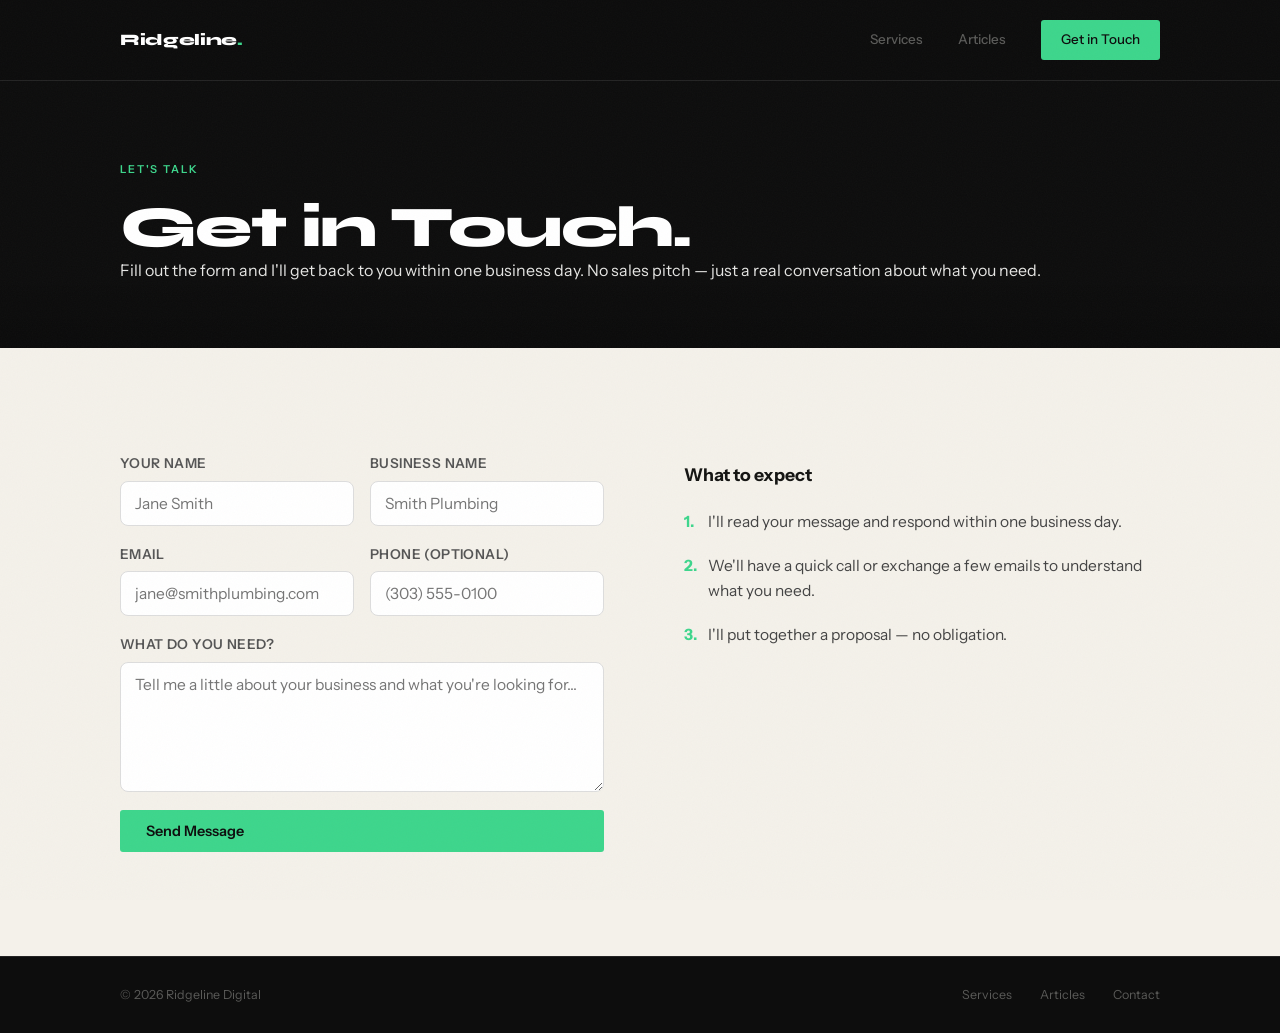
<file: contact.html>
<!DOCTYPE html>
<html lang="en">
<head>
  <meta charset="UTF-8">
  <meta name="viewport" content="width=device-width, initial-scale=1.0">
  <title>Contact — Ridgeline Digital</title>
  <meta name="description" content="Get in touch with Ridgeline Digital. Colorado web design for small businesses.">
  <link rel="preconnect" href="https://fonts.googleapis.com">
  <link rel="preconnect" href="https://fonts.gstatic.com" crossorigin>
  <link href="https://fonts.googleapis.com/css2?family=Syne:wght@700;800&family=Instrument+Sans:ital,wght@0,400;0,500;0,600;1,400&display=swap" rel="stylesheet">
  <link rel="stylesheet" href="styles.css">
  <style>
    .contact-form { max-width: 560px; }
    .form-row { display: grid; grid-template-columns: 1fr 1fr; gap: 16px; }
    .form-group { display: flex; flex-direction: column; gap: 6px; margin-bottom: 18px; }
    .form-group label { font-size: 0.85rem; font-weight: 600; color: #555; letter-spacing: 0.03em; }
    .form-group input, .form-group textarea {
      padding: 12px 14px; border: 1.5px solid #ddd; border-radius: 8px;
      font-family: var(--font); font-size: 0.97rem; color: var(--text-light);
      background: #fff; transition: border-color 0.15s; outline: none;
    }
    .form-group input:focus, .form-group textarea:focus { border-color: var(--accent); }
    .form-group textarea { resize: vertical; min-height: 130px; }
    @media (max-width: 540px) { .form-row { grid-template-columns: 1fr; } }
  </style>
</head>
<body>

<!-- NAV -->
<nav class="nav">
  <div class="nav__inner">
    <a href="index.html" class="nav__logo">Ridgeline<span>.</span></a>
    <div class="nav__links">
      <a href="services.html">Services</a>
      <a href="articles/index.html">Articles</a>
      <a href="contact.html" class="nav__cta">Get in Touch</a>
    </div>
  </div>
</nav>

<!-- PAGE HEADER -->
<section class="section section--dark" style="padding: 80px 0 64px;">
  <div class="container">
    <p class="section__label">Let's Talk</p>
    <h1 class="section__heading" style="color: #fff;">Get in Touch.</h1>
    <p class="section__sub">Fill out the form and I'll get back to you within one business day. No sales pitch — just a real conversation about what you need.</p>
  </div>
</section>

<!-- FORM -->
<section class="section section--light">
  <div class="container two-col-grid">
    <div class="contact-form">
      <!-- Replace ACTION with your Formspree endpoint before launch -->
      <form action="https://formspree.io/f/YOUR_ID" method="POST">
        <div class="form-row">
          <div class="form-group">
            <label for="name">Your Name</label>
            <input type="text" id="name" name="name" required placeholder="Jane Smith">
          </div>
          <div class="form-group">
            <label for="business">Business Name</label>
            <input type="text" id="business" name="business" placeholder="Smith Plumbing">
          </div>
        </div>
        <div class="form-row">
          <div class="form-group">
            <label for="email">Email</label>
            <input type="email" id="email" name="email" required placeholder="jane@smithplumbing.com">
          </div>
          <div class="form-group">
            <label for="phone">Phone (optional)</label>
            <input type="tel" id="phone" name="phone" placeholder="(303) 555-0100">
          </div>
        </div>
        <div class="form-group">
          <label for="message">What do you need?</label>
          <textarea id="message" name="message" required placeholder="Tell me a little about your business and what you're looking for..."></textarea>
        </div>
        <button type="submit" class="btn btn--primary" style="width: 100%;">Send Message</button>
      </form>
    </div>
    <div style="padding-top: 8px;">
      <h3 style="font-size: 1.1rem; font-weight: 700; margin-bottom: 20px; color: var(--text-light);">What to expect</h3>
      <ul style="list-style: none; display: flex; flex-direction: column; gap: 18px;">
        <li style="font-size: 0.97rem; color: #444; line-height: 1.65; padding-left: 24px; position: relative;">
          <span style="position: absolute; left: 0; color: var(--accent); font-weight: 700;">1.</span>
          I'll read your message and respond within one business day.
        </li>
        <li style="font-size: 0.97rem; color: #444; line-height: 1.65; padding-left: 24px; position: relative;">
          <span style="position: absolute; left: 0; color: var(--accent); font-weight: 700;">2.</span>
          We'll have a quick call or exchange a few emails to understand what you need.
        </li>
        <li style="font-size: 0.97rem; color: #444; line-height: 1.65; padding-left: 24px; position: relative;">
          <span style="position: absolute; left: 0; color: var(--accent); font-weight: 700;">3.</span>
          I'll put together a proposal — no obligation.
        </li>
      </ul>
    </div>
  </div>
</section>

<!-- FOOTER -->
<footer class="footer">
  <div class="footer__inner">
    <span class="footer__copy">© 2026 Ridgeline Digital</span>
    <nav class="footer__links">
      <a href="services.html">Services</a>
      <a href="articles/index.html">Articles</a>
      <a href="contact.html">Contact</a>
    </nav>
  </div>
</footer>

</body>
</html>
</file>
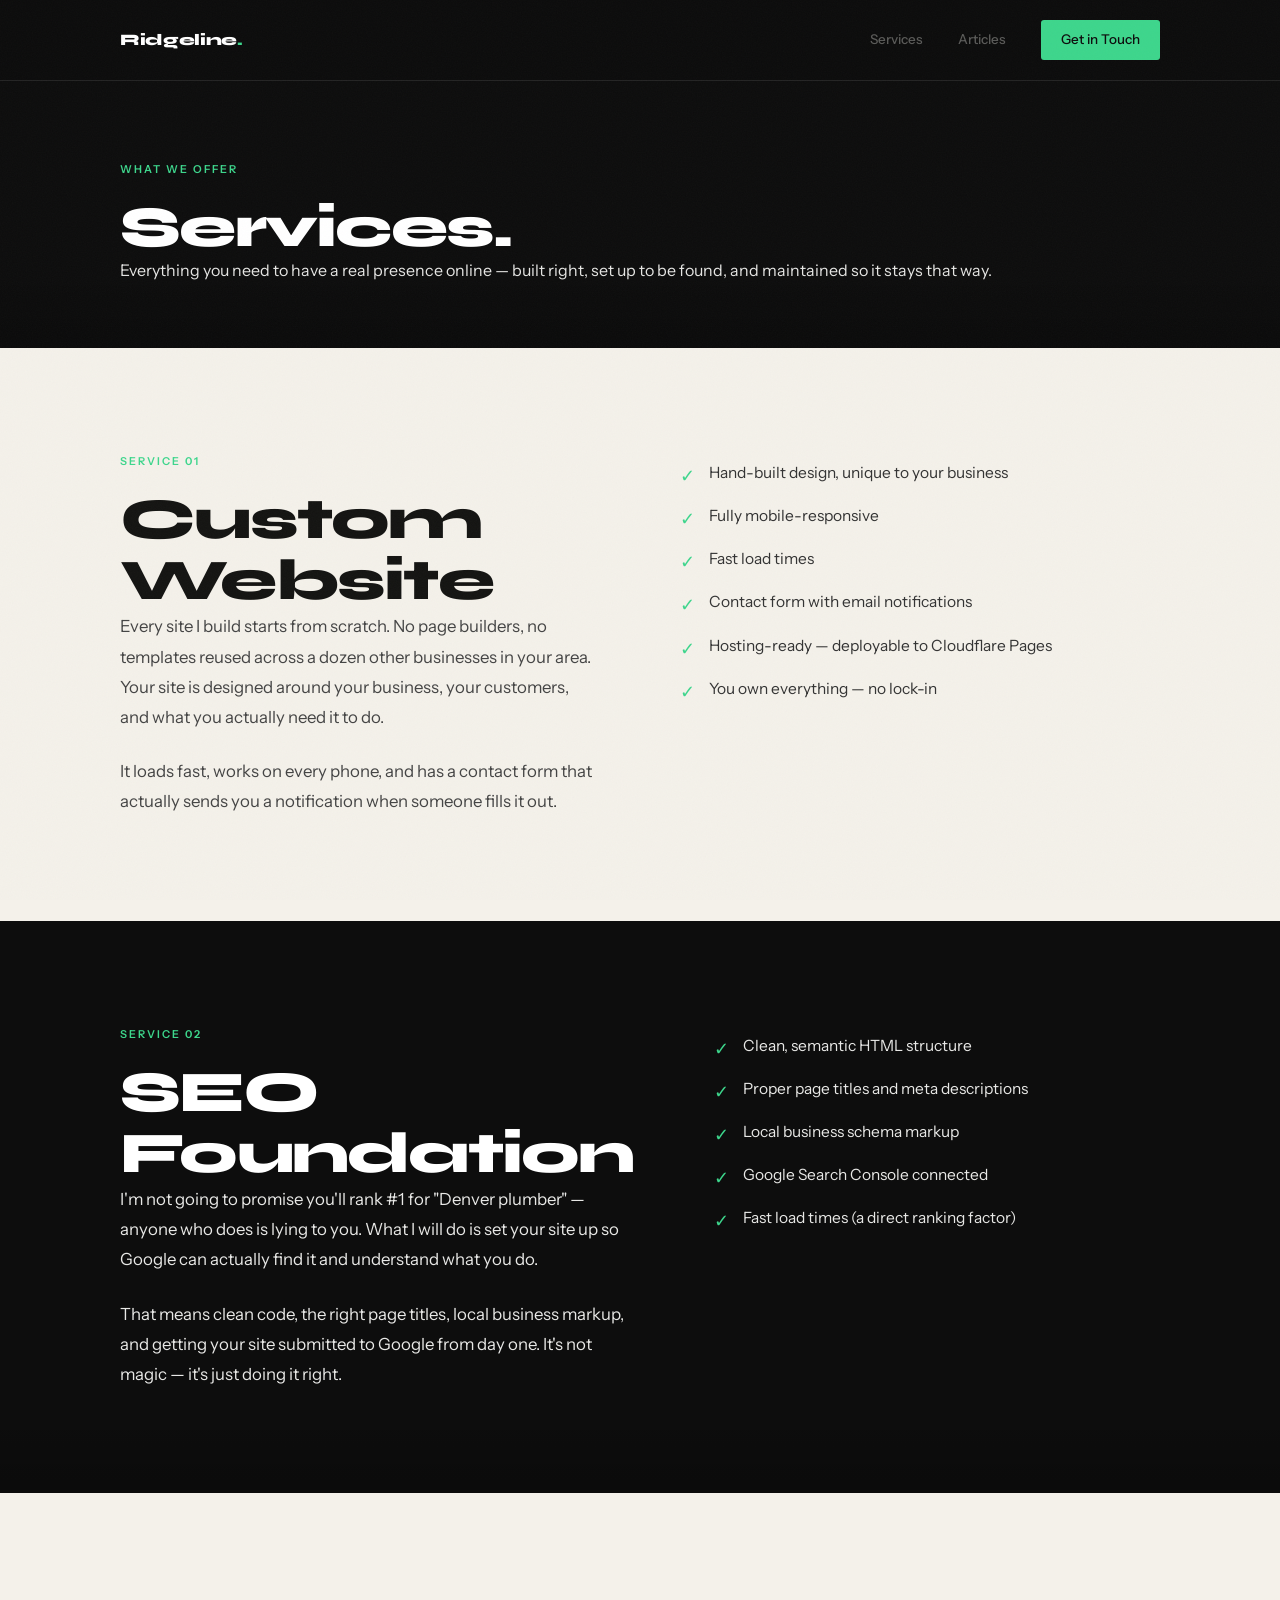
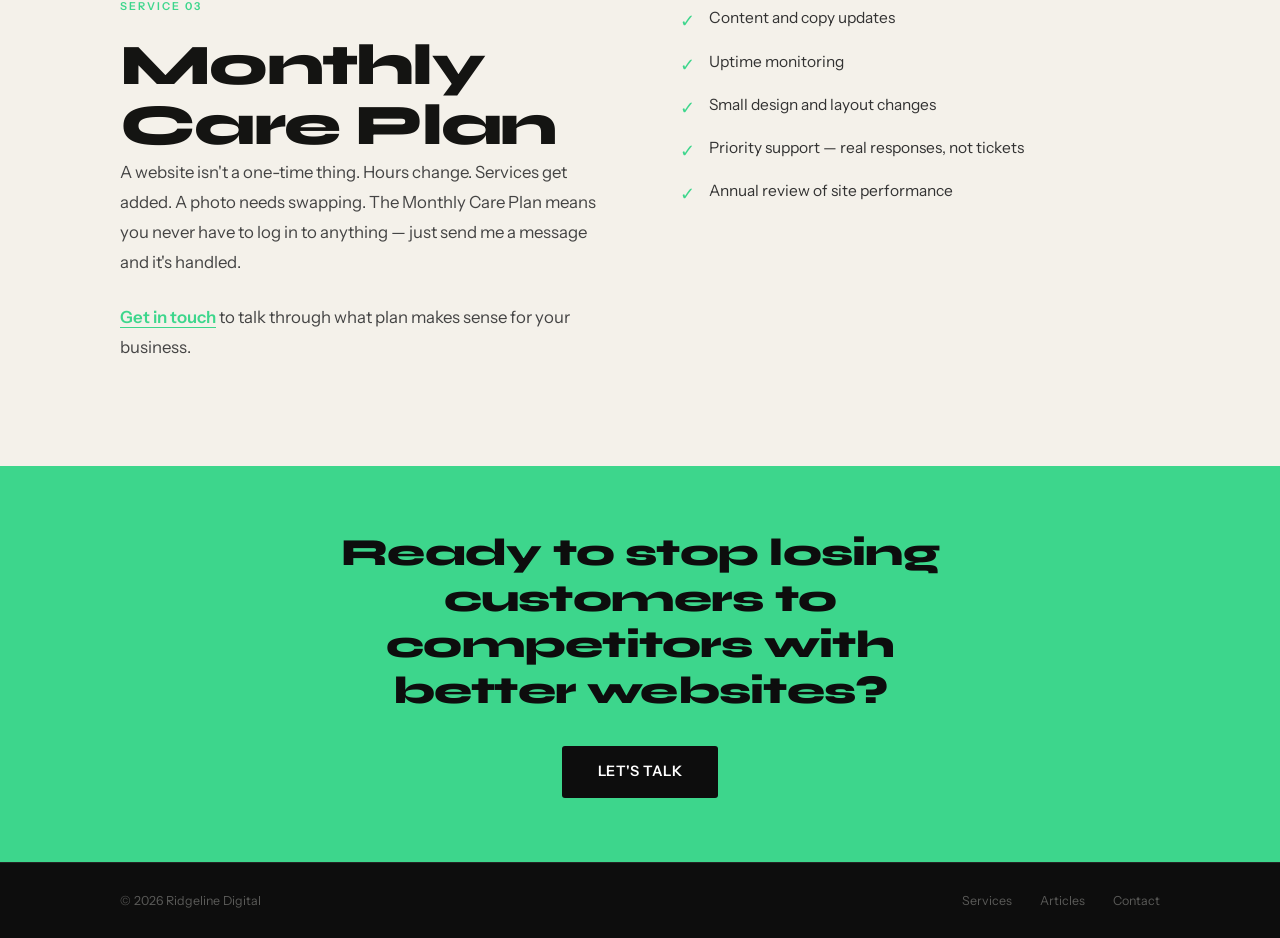
<file: services.html>
<!DOCTYPE html>
<html lang="en">
<head>
  <meta charset="UTF-8">
  <meta name="viewport" content="width=device-width, initial-scale=1.0">
  <title>Services — Ridgeline Digital</title>
  <meta name="description" content="Custom websites, SEO foundation, and monthly care plans for Colorado small businesses.">
  <link rel="preconnect" href="https://fonts.googleapis.com">
  <link rel="preconnect" href="https://fonts.gstatic.com" crossorigin>
  <link href="https://fonts.googleapis.com/css2?family=Syne:wght@700;800&family=Instrument+Sans:ital,wght@0,400;0,500;0,600;1,400&display=swap" rel="stylesheet">
  <link rel="stylesheet" href="styles.css">
</head>
<body>

<!-- NAV -->
<nav class="nav">
  <div class="nav__inner">
    <a href="index.html" class="nav__logo">Ridgeline<span>.</span></a>
    <div class="nav__links">
      <a href="services.html">Services</a>
      <a href="articles/index.html">Articles</a>
      <a href="contact.html" class="nav__cta">Get in Touch</a>
    </div>
  </div>
</nav>

<!-- PAGE HEADER -->
<section class="section section--dark" style="padding: 80px 0 64px;">
  <div class="container">
    <p class="section__label">What We Offer</p>
    <h1 class="section__heading" style="color: #fff;">Services.</h1>
    <p class="section__sub">Everything you need to have a real presence online — built right, set up to be found, and maintained so it stays that way.</p>
  </div>
</section>

<!-- CUSTOM WEBSITE -->
<section class="section section--light">
  <div class="container two-col-grid">
    <div>
      <p class="section__label">Service 01</p>
      <h2 class="section__heading" style="color: var(--text-light);">Custom Website</h2>
      <p style="font-size: 1.05rem; color: #444; line-height: 1.8; margin-bottom: 24px;">
        Every site I build starts from scratch. No page builders, no templates reused across a dozen other businesses in your area. Your site is designed around your business, your customers, and what you actually need it to do.
      </p>
      <p style="font-size: 1.05rem; color: #444; line-height: 1.8;">
        It loads fast, works on every phone, and has a contact form that actually sends you a notification when someone fills it out.
      </p>
    </div>
    <ul style="list-style: none; display: flex; flex-direction: column; gap: 14px; margin-top: 8px;">
      <li style="display: flex; align-items: flex-start; gap: 14px; font-size: 0.97rem; color: #333;">
        <span style="color: var(--accent); font-size: 1.1rem; margin-top: 1px;">✓</span> Hand-built design, unique to your business
      </li>
      <li style="display: flex; align-items: flex-start; gap: 14px; font-size: 0.97rem; color: #333;">
        <span style="color: var(--accent); font-size: 1.1rem; margin-top: 1px;">✓</span> Fully mobile-responsive
      </li>
      <li style="display: flex; align-items: flex-start; gap: 14px; font-size: 0.97rem; color: #333;">
        <span style="color: var(--accent); font-size: 1.1rem; margin-top: 1px;">✓</span> Fast load times
      </li>
      <li style="display: flex; align-items: flex-start; gap: 14px; font-size: 0.97rem; color: #333;">
        <span style="color: var(--accent); font-size: 1.1rem; margin-top: 1px;">✓</span> Contact form with email notifications
      </li>
      <li style="display: flex; align-items: flex-start; gap: 14px; font-size: 0.97rem; color: #333;">
        <span style="color: var(--accent); font-size: 1.1rem; margin-top: 1px;">✓</span> Hosting-ready — deployable to Cloudflare Pages
      </li>
      <li style="display: flex; align-items: flex-start; gap: 14px; font-size: 0.97rem; color: #333;">
        <span style="color: var(--accent); font-size: 1.1rem; margin-top: 1px;">✓</span> You own everything — no lock-in
      </li>
    </ul>
  </div>
</section>

<!-- SEO FOUNDATION -->
<section class="section section--dark">
  <div class="container two-col-grid">
    <div>
      <p class="section__label">Service 02</p>
      <h2 class="section__heading">SEO Foundation</h2>
      <p style="font-size: 1.05rem; color: var(--text-muted); line-height: 1.8; margin-bottom: 24px;">
        I'm not going to promise you'll rank #1 for "Denver plumber" — anyone who does is lying to you. What I will do is set your site up so Google can actually find it and understand what you do.
      </p>
      <p style="font-size: 1.05rem; color: var(--text-muted); line-height: 1.8;">
        That means clean code, the right page titles, local business markup, and getting your site submitted to Google from day one. It's not magic — it's just doing it right.
      </p>
    </div>
    <ul style="list-style: none; display: flex; flex-direction: column; gap: 14px; margin-top: 8px;">
      <li style="display: flex; align-items: flex-start; gap: 14px; font-size: 0.97rem; color: var(--text-muted);">
        <span style="color: var(--accent); font-size: 1.1rem; margin-top: 1px;">✓</span> Clean, semantic HTML structure
      </li>
      <li style="display: flex; align-items: flex-start; gap: 14px; font-size: 0.97rem; color: var(--text-muted);">
        <span style="color: var(--accent); font-size: 1.1rem; margin-top: 1px;">✓</span> Proper page titles and meta descriptions
      </li>
      <li style="display: flex; align-items: flex-start; gap: 14px; font-size: 0.97rem; color: var(--text-muted);">
        <span style="color: var(--accent); font-size: 1.1rem; margin-top: 1px;">✓</span> Local business schema markup
      </li>
      <li style="display: flex; align-items: flex-start; gap: 14px; font-size: 0.97rem; color: var(--text-muted);">
        <span style="color: var(--accent); font-size: 1.1rem; margin-top: 1px;">✓</span> Google Search Console connected
      </li>
      <li style="display: flex; align-items: flex-start; gap: 14px; font-size: 0.97rem; color: var(--text-muted);">
        <span style="color: var(--accent); font-size: 1.1rem; margin-top: 1px;">✓</span> Fast load times (a direct ranking factor)
      </li>
    </ul>
  </div>
</section>

<!-- MONTHLY CARE PLAN -->
<section class="section section--light">
  <div class="container two-col-grid">
    <div>
      <p class="section__label">Service 03</p>
      <h2 class="section__heading" style="color: var(--text-light);">Monthly Care Plan</h2>
      <p style="font-size: 1.05rem; color: #444; line-height: 1.8; margin-bottom: 24px;">
        A website isn't a one-time thing. Hours change. Services get added. A photo needs swapping. The Monthly Care Plan means you never have to log in to anything — just send me a message and it's handled.
      </p>
      <p style="font-size: 1.05rem; color: #444; line-height: 1.8;">
        <a href="contact.html" style="color: var(--accent); font-weight: 600; border-bottom: 1px solid var(--accent);">Get in touch</a> to talk through what plan makes sense for your business.
      </p>
    </div>
    <ul style="list-style: none; display: flex; flex-direction: column; gap: 14px; margin-top: 8px;">
      <li style="display: flex; align-items: flex-start; gap: 14px; font-size: 0.97rem; color: #333;">
        <span style="color: var(--accent); font-size: 1.1rem; margin-top: 1px;">✓</span> Content and copy updates
      </li>
      <li style="display: flex; align-items: flex-start; gap: 14px; font-size: 0.97rem; color: #333;">
        <span style="color: var(--accent); font-size: 1.1rem; margin-top: 1px;">✓</span> Uptime monitoring
      </li>
      <li style="display: flex; align-items: flex-start; gap: 14px; font-size: 0.97rem; color: #333;">
        <span style="color: var(--accent); font-size: 1.1rem; margin-top: 1px;">✓</span> Small design and layout changes
      </li>
      <li style="display: flex; align-items: flex-start; gap: 14px; font-size: 0.97rem; color: #333;">
        <span style="color: var(--accent); font-size: 1.1rem; margin-top: 1px;">✓</span> Priority support — real responses, not tickets
      </li>
      <li style="display: flex; align-items: flex-start; gap: 14px; font-size: 0.97rem; color: #333;">
        <span style="color: var(--accent); font-size: 1.1rem; margin-top: 1px;">✓</span> Annual review of site performance
      </li>
    </ul>
  </div>
</section>

<!-- FOOTER CTA -->
<div class="footer-cta">
  <p class="footer-cta__headline">Ready to stop losing customers to competitors with better websites?</p>
  <a href="contact.html" class="footer-cta__btn">Let's Talk</a>
</div>
<footer class="footer">
  <div class="footer__inner">
    <span class="footer__copy">© 2026 Ridgeline Digital</span>
    <nav class="footer__links">
      <a href="services.html">Services</a>
      <a href="articles/index.html">Articles</a>
      <a href="contact.html">Contact</a>
    </nav>
  </div>
</footer>

</body>
</html>
</file>
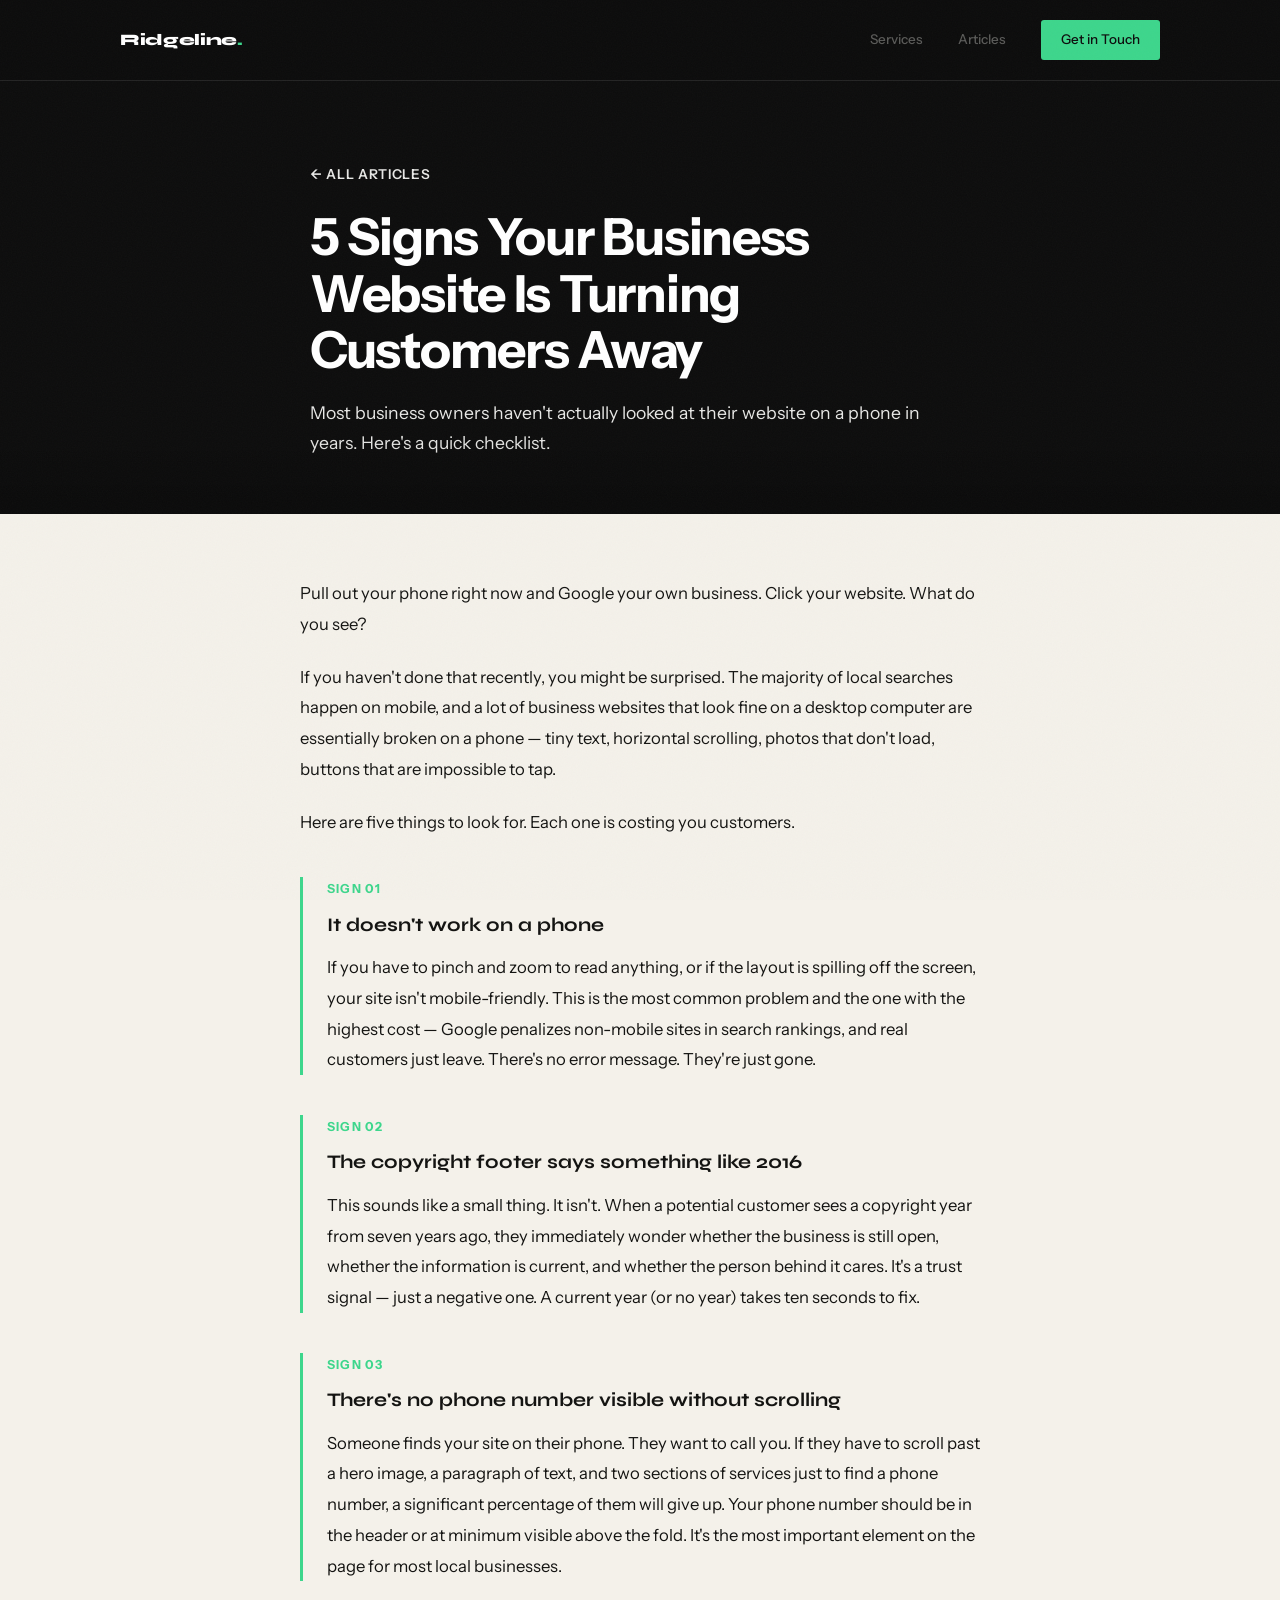
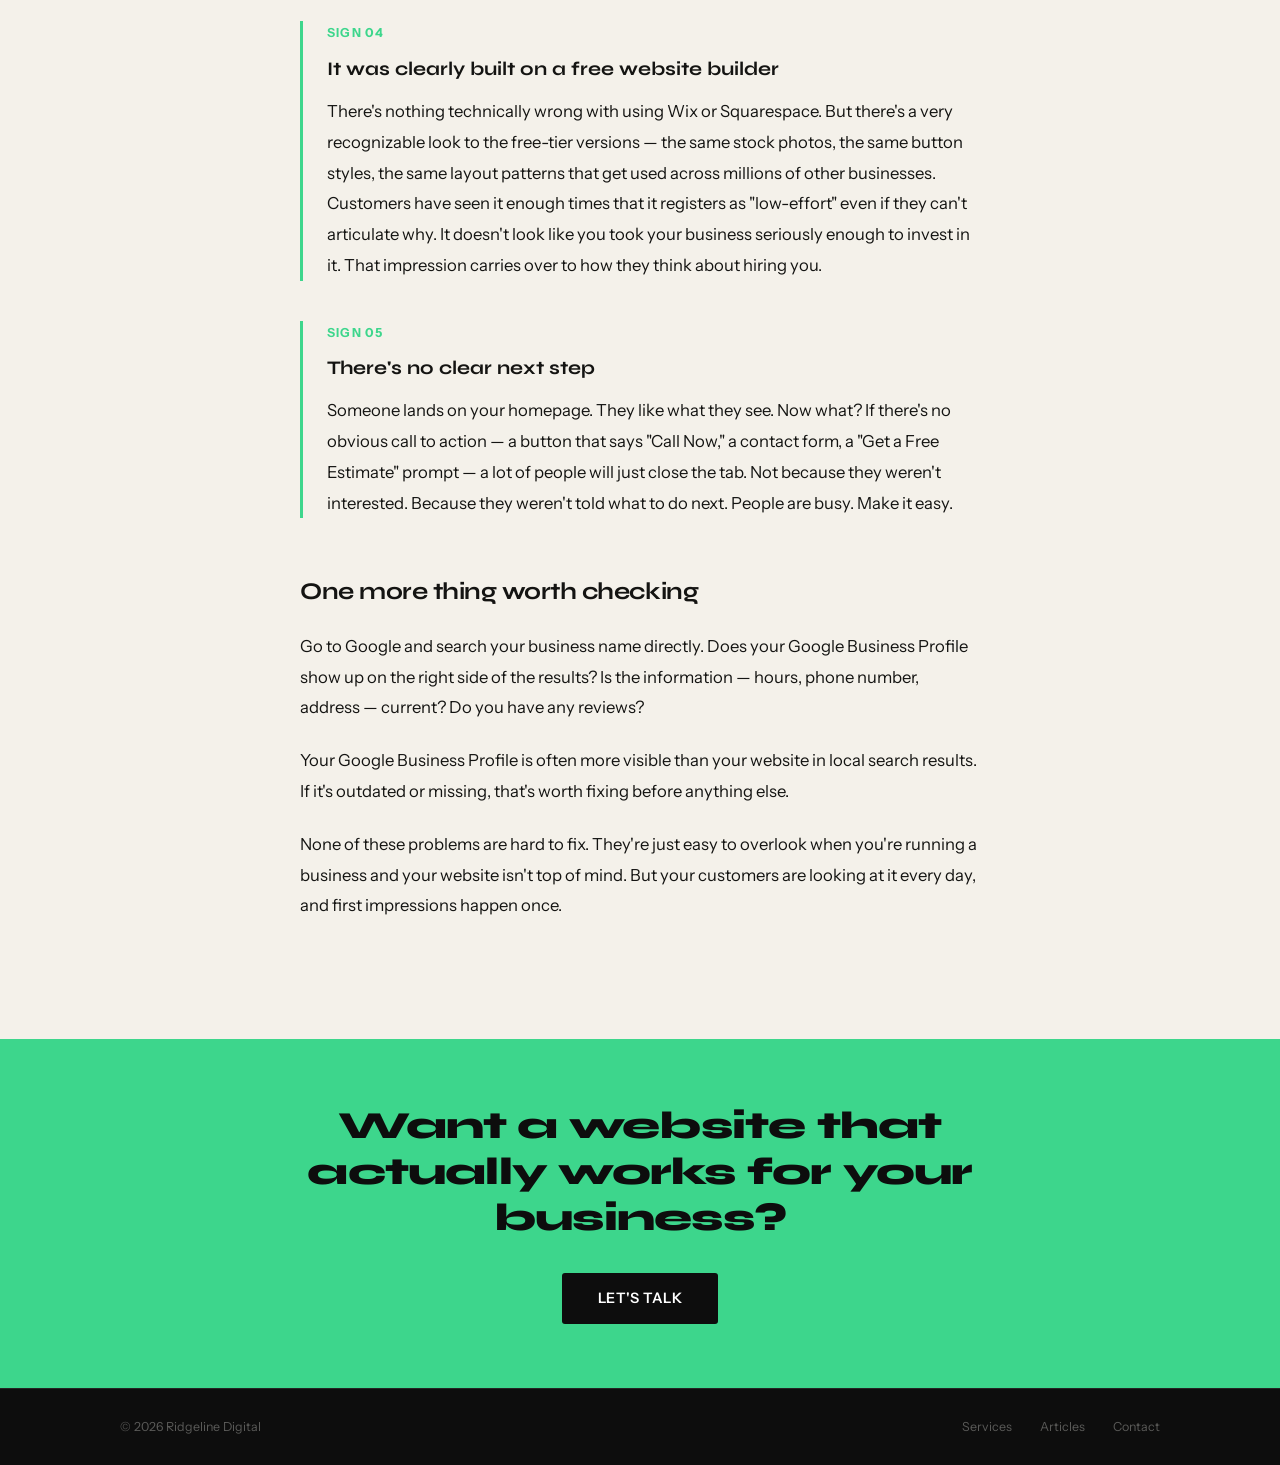
<file: articles/5-signs-your-website-is-turning-customers-away.html>
<!DOCTYPE html>
<html lang="en">
<head>
  <meta charset="UTF-8">
  <meta name="viewport" content="width=device-width, initial-scale=1.0">
  <title>5 Signs Your Business Website Is Turning Customers Away — Ridgeline Digital</title>
  <meta name="description" content="Most business owners haven't looked at their site on a phone in years. Here's a checklist of what your customers are actually seeing.">
  <link rel="preconnect" href="https://fonts.googleapis.com">
  <link rel="preconnect" href="https://fonts.gstatic.com" crossorigin>
  <link href="https://fonts.googleapis.com/css2?family=Syne:wght@700;800&family=Instrument+Sans:ital,wght@0,400;0,500;0,600;1,400&display=swap" rel="stylesheet">
  <link rel="stylesheet" href="../styles.css">
  <style>
    .article-header { padding: 80px 0 56px; }
    .article-body { padding: 64px 0 96px; background: var(--bg-light); }
    .sign-block { border-left: 3px solid var(--accent); padding-left: 24px; margin: 40px 0; }
    .sign-number { font-size: 0.78rem; font-weight: 700; letter-spacing: 0.1em; text-transform: uppercase; color: var(--accent); margin-bottom: 6px; }
    .sign-title { font-size: 1.2rem; font-weight: 700; color: var(--text-light); margin-bottom: 10px; }
  </style>
</head>
<body>

<nav class="nav">
  <div class="nav__inner">
    <a href="../index.html" class="nav__logo">Ridgeline<span>.</span></a>
    <div class="nav__links">
      <a href="../services.html">Services</a>
      <a href="index.html">Articles</a>
      <a href="../contact.html" class="nav__cta">Get in Touch</a>
    </div>
  </div>
</nav>

<section class="section--dark article-header">
  <div class="container" style="max-width: 740px;">
    <a href="index.html" style="font-size: 0.85rem; color: var(--text-muted); font-weight: 600; letter-spacing: 0.05em; text-transform: uppercase; display: inline-block; margin-bottom: 24px;">← All Articles</a>
    <h1 style="font-size: clamp(2rem, 5vw, 3.2rem); font-weight: 800; line-height: 1.1; letter-spacing: -0.025em; color: #fff; margin-bottom: 20px;">
      5 Signs Your Business Website Is Turning Customers Away
    </h1>
    <p style="font-size: 1.1rem; color: var(--text-muted); line-height: 1.7;">Most business owners haven't actually looked at their website on a phone in years. Here's a quick checklist.</p>
  </div>
</section>

<div class="article-body">
  <div class="container">
    <div class="prose">
      <p>Pull out your phone right now and Google your own business. Click your website. What do you see?</p>

      <p>If you haven't done that recently, you might be surprised. The majority of local searches happen on mobile, and a lot of business websites that look fine on a desktop computer are essentially broken on a phone — tiny text, horizontal scrolling, photos that don't load, buttons that are impossible to tap.</p>

      <p>Here are five things to look for. Each one is costing you customers.</p>

      <div class="sign-block">
        <div class="sign-number">Sign 01</div>
        <div class="sign-title">It doesn't work on a phone</div>
        <p>If you have to pinch and zoom to read anything, or if the layout is spilling off the screen, your site isn't mobile-friendly. This is the most common problem and the one with the highest cost — Google penalizes non-mobile sites in search rankings, and real customers just leave. There's no error message. They're just gone.</p>
      </div>

      <div class="sign-block">
        <div class="sign-number">Sign 02</div>
        <div class="sign-title">The copyright footer says something like 2016</div>
        <p>This sounds like a small thing. It isn't. When a potential customer sees a copyright year from seven years ago, they immediately wonder whether the business is still open, whether the information is current, and whether the person behind it cares. It's a trust signal — just a negative one. A current year (or no year) takes ten seconds to fix.</p>
      </div>

      <div class="sign-block">
        <div class="sign-number">Sign 03</div>
        <div class="sign-title">There's no phone number visible without scrolling</div>
        <p>Someone finds your site on their phone. They want to call you. If they have to scroll past a hero image, a paragraph of text, and two sections of services just to find a phone number, a significant percentage of them will give up. Your phone number should be in the header or at minimum visible above the fold. It's the most important element on the page for most local businesses.</p>
      </div>

      <div class="sign-block">
        <div class="sign-number">Sign 04</div>
        <div class="sign-title">It was clearly built on a free website builder</div>
        <p>There's nothing technically wrong with using Wix or Squarespace. But there's a very recognizable look to the free-tier versions — the same stock photos, the same button styles, the same layout patterns that get used across millions of other businesses. Customers have seen it enough times that it registers as "low-effort" even if they can't articulate why. It doesn't look like you took your business seriously enough to invest in it. That impression carries over to how they think about hiring you.</p>
      </div>

      <div class="sign-block">
        <div class="sign-number">Sign 05</div>
        <div class="sign-title">There's no clear next step</div>
        <p>Someone lands on your homepage. They like what they see. Now what? If there's no obvious call to action — a button that says "Call Now," a contact form, a "Get a Free Estimate" prompt — a lot of people will just close the tab. Not because they weren't interested. Because they weren't told what to do next. People are busy. Make it easy.</p>
      </div>

      <h2>One more thing worth checking</h2>

      <p>Go to Google and search your business name directly. Does your Google Business Profile show up on the right side of the results? Is the information — hours, phone number, address — current? Do you have any reviews?</p>

      <p>Your Google Business Profile is often more visible than your website in local search results. If it's outdated or missing, that's worth fixing before anything else.</p>

      <p>None of these problems are hard to fix. They're just easy to overlook when you're running a business and your website isn't top of mind. But your customers are looking at it every day, and first impressions happen once.</p>
    </div>
  </div>
</div>

<div class="footer-cta">
  <p class="footer-cta__headline">Want a website that actually works for your business?</p>
  <a href="../contact.html" class="footer-cta__btn">Let's Talk</a>
</div>
<footer class="footer">
  <div class="footer__inner">
    <span class="footer__copy">© 2026 Ridgeline Digital</span>
    <nav class="footer__links">
      <a href="../services.html">Services</a>
      <a href="index.html">Articles</a>
      <a href="../contact.html">Contact</a>
    </nav>
  </div>
</footer>

</body>
</html>
</file>
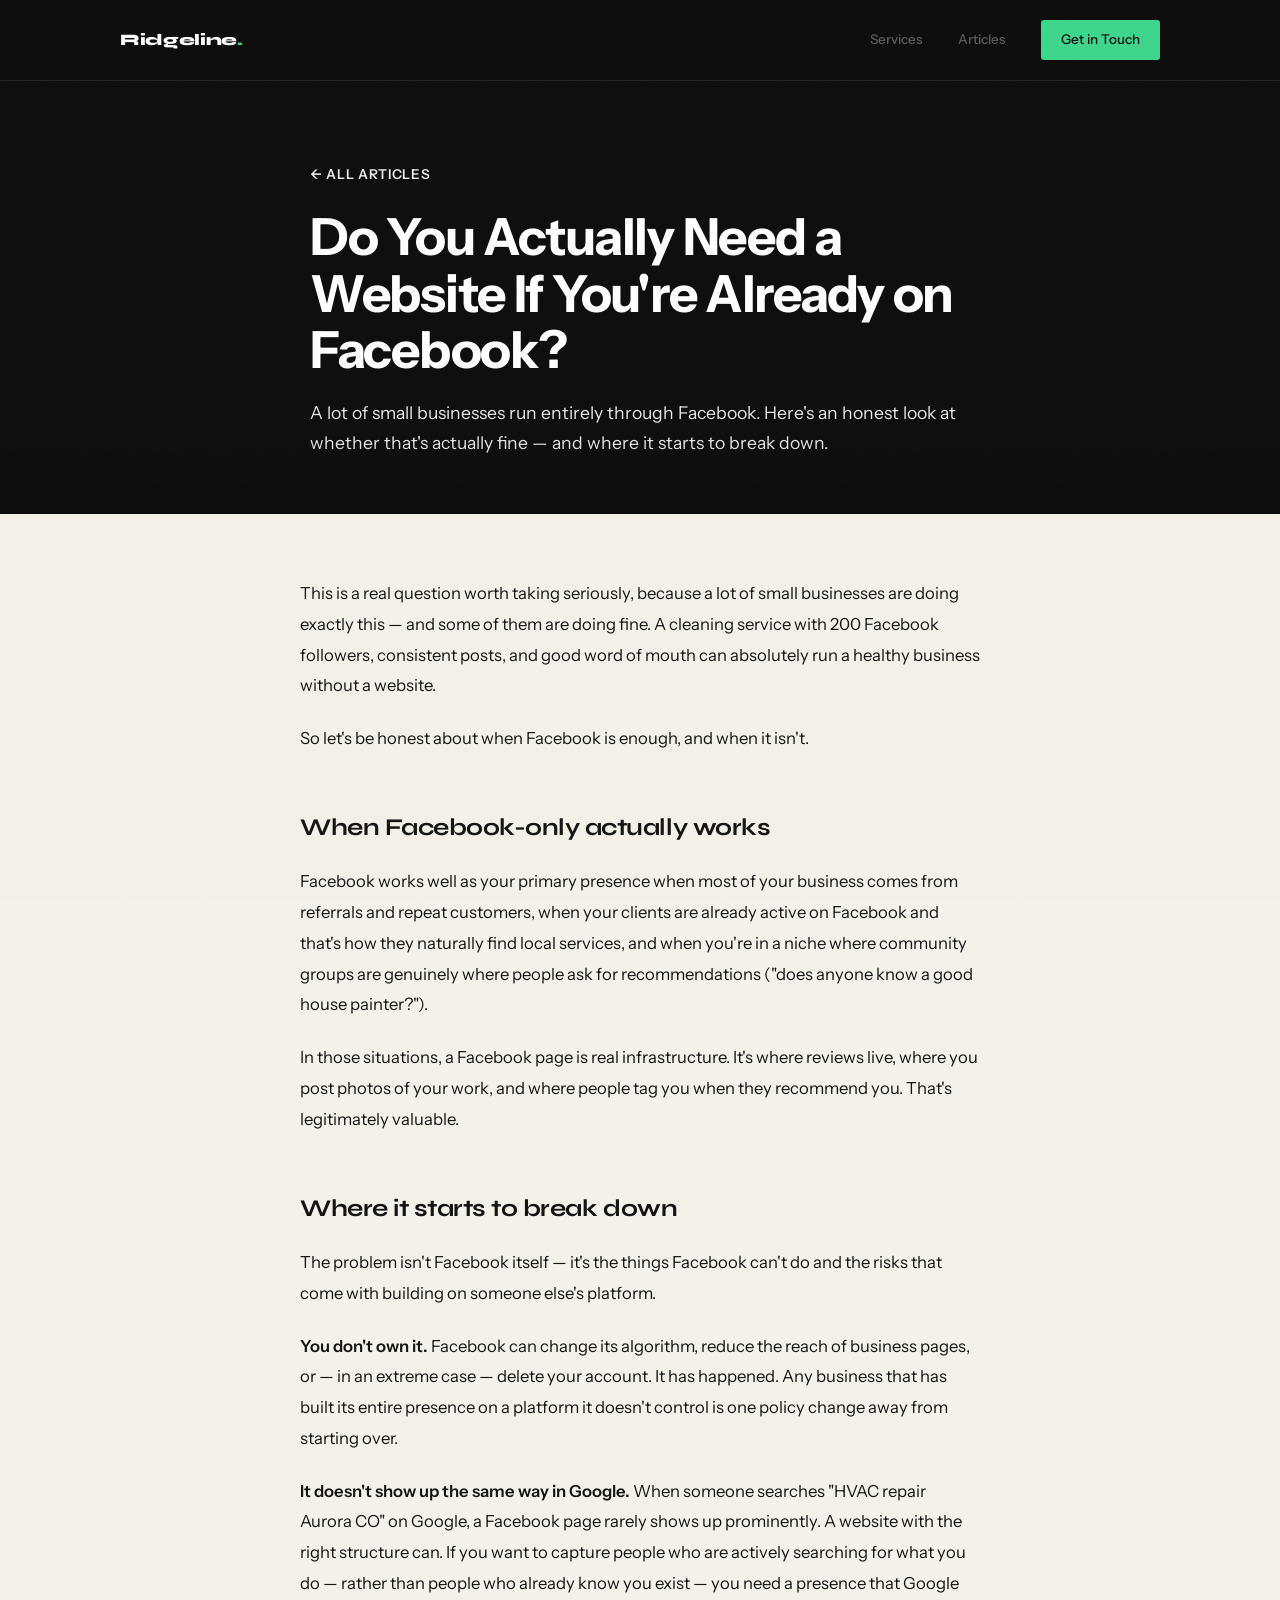
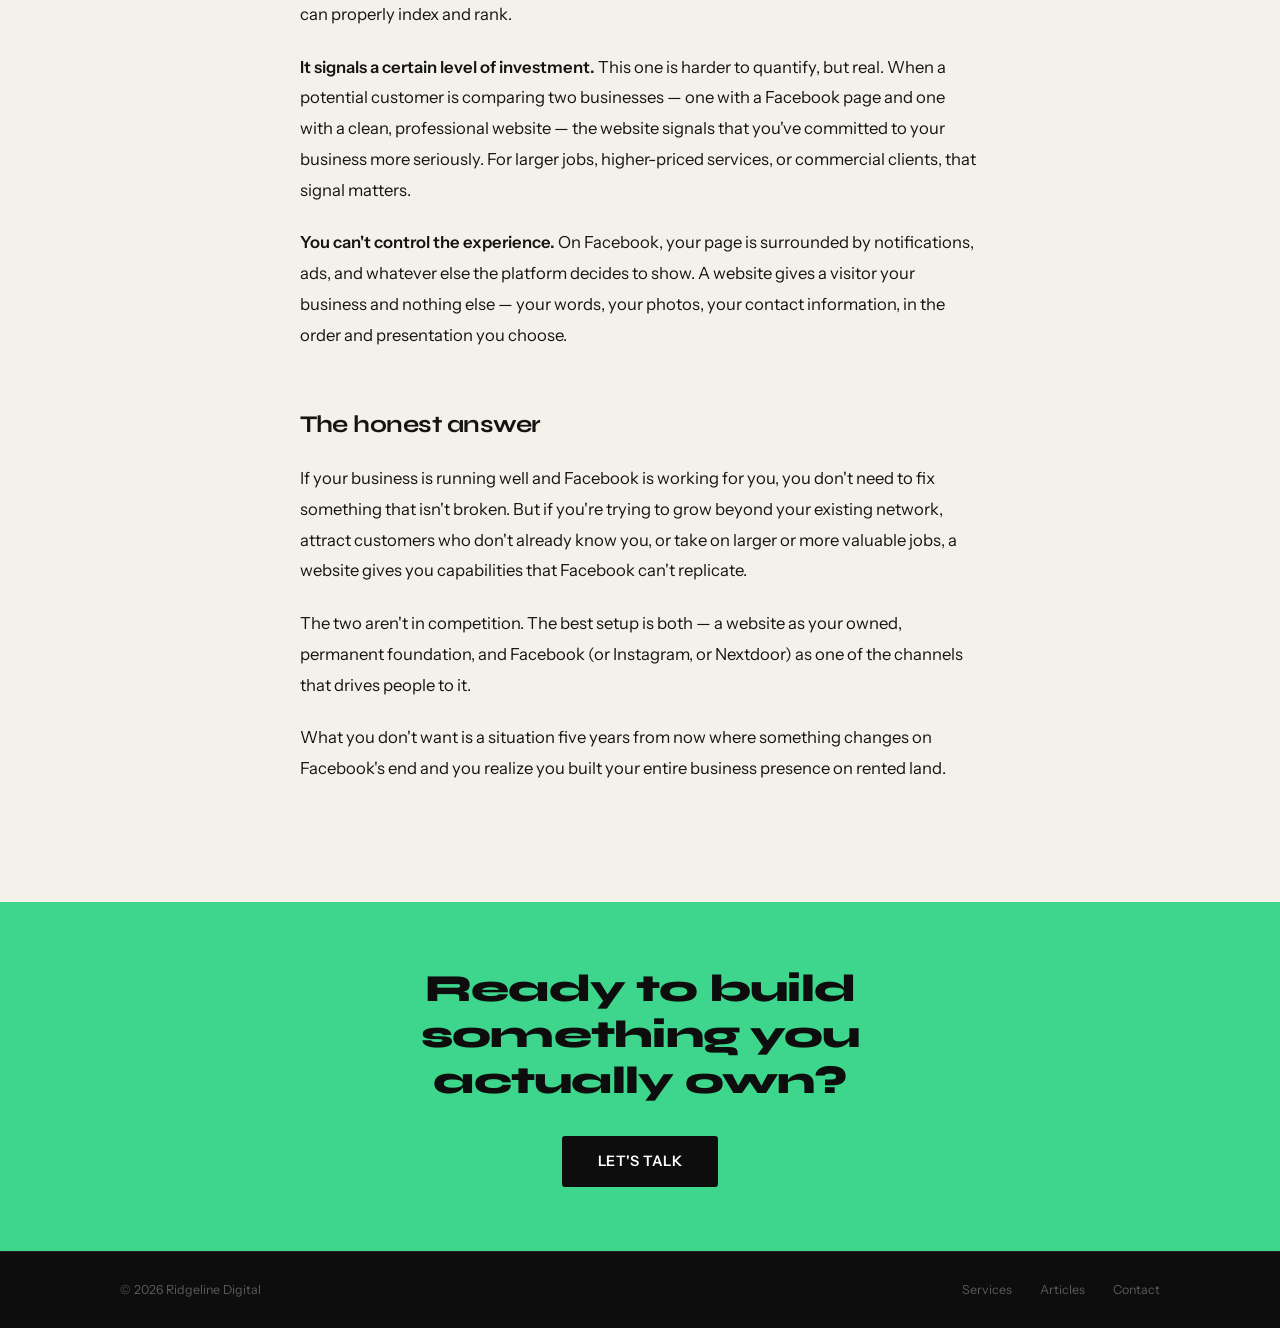
<file: articles/do-you-need-a-website-if-youre-already-on-facebook.html>
<!DOCTYPE html>
<html lang="en">
<head>
  <meta charset="UTF-8">
  <meta name="viewport" content="width=device-width, initial-scale=1.0">
  <title>Do You Actually Need a Website If You're Already on Facebook? — Ridgeline Digital</title>
  <meta name="description" content="A lot of small businesses skip a website and just use Facebook. Here's an honest look at whether that's actually fine.">
  <link rel="preconnect" href="https://fonts.googleapis.com">
  <link rel="preconnect" href="https://fonts.gstatic.com" crossorigin>
  <link href="https://fonts.googleapis.com/css2?family=Syne:wght@700;800&family=Instrument+Sans:ital,wght@0,400;0,500;0,600;1,400&display=swap" rel="stylesheet">
  <link rel="stylesheet" href="../styles.css">
  <style>
    .article-header { padding: 80px 0 56px; }
    .article-body { padding: 64px 0 96px; background: var(--bg-light); }
  </style>
</head>
<body>

<nav class="nav">
  <div class="nav__inner">
    <a href="../index.html" class="nav__logo">Ridgeline<span>.</span></a>
    <div class="nav__links">
      <a href="../services.html">Services</a>
      <a href="index.html">Articles</a>
      <a href="../contact.html" class="nav__cta">Get in Touch</a>
    </div>
  </div>
</nav>

<section class="section--dark article-header">
  <div class="container" style="max-width: 740px;">
    <a href="index.html" style="font-size: 0.85rem; color: var(--text-muted); font-weight: 600; letter-spacing: 0.05em; text-transform: uppercase; display: inline-block; margin-bottom: 24px;">← All Articles</a>
    <h1 style="font-size: clamp(2rem, 5vw, 3.2rem); font-weight: 800; line-height: 1.1; letter-spacing: -0.025em; color: #fff; margin-bottom: 20px;">
      Do You Actually Need a Website If You're Already on Facebook?
    </h1>
    <p style="font-size: 1.1rem; color: var(--text-muted); line-height: 1.7;">A lot of small businesses run entirely through Facebook. Here's an honest look at whether that's actually fine — and where it starts to break down.</p>
  </div>
</section>

<div class="article-body">
  <div class="container">
    <div class="prose">
      <p>This is a real question worth taking seriously, because a lot of small businesses are doing exactly this — and some of them are doing fine. A cleaning service with 200 Facebook followers, consistent posts, and good word of mouth can absolutely run a healthy business without a website.</p>

      <p>So let's be honest about when Facebook is enough, and when it isn't.</p>

      <h2>When Facebook-only actually works</h2>

      <p>Facebook works well as your primary presence when most of your business comes from referrals and repeat customers, when your clients are already active on Facebook and that's how they naturally find local services, and when you're in a niche where community groups are genuinely where people ask for recommendations ("does anyone know a good house painter?").</p>

      <p>In those situations, a Facebook page is real infrastructure. It's where reviews live, where you post photos of your work, and where people tag you when they recommend you. That's legitimately valuable.</p>

      <h2>Where it starts to break down</h2>

      <p>The problem isn't Facebook itself — it's the things Facebook can't do and the risks that come with building on someone else's platform.</p>

      <p><strong>You don't own it.</strong> Facebook can change its algorithm, reduce the reach of business pages, or — in an extreme case — delete your account. It has happened. Any business that has built its entire presence on a platform it doesn't control is one policy change away from starting over.</p>

      <p><strong>It doesn't show up the same way in Google.</strong> When someone searches "HVAC repair Aurora CO" on Google, a Facebook page rarely shows up prominently. A website with the right structure can. If you want to capture people who are actively searching for what you do — rather than people who already know you exist — you need a presence that Google can properly index and rank.</p>

      <p><strong>It signals a certain level of investment.</strong> This one is harder to quantify, but real. When a potential customer is comparing two businesses — one with a Facebook page and one with a clean, professional website — the website signals that you've committed to your business more seriously. For larger jobs, higher-priced services, or commercial clients, that signal matters.</p>

      <p><strong>You can't control the experience.</strong> On Facebook, your page is surrounded by notifications, ads, and whatever else the platform decides to show. A website gives a visitor your business and nothing else — your words, your photos, your contact information, in the order and presentation you choose.</p>

      <h2>The honest answer</h2>

      <p>If your business is running well and Facebook is working for you, you don't need to fix something that isn't broken. But if you're trying to grow beyond your existing network, attract customers who don't already know you, or take on larger or more valuable jobs, a website gives you capabilities that Facebook can't replicate.</p>

      <p>The two aren't in competition. The best setup is both — a website as your owned, permanent foundation, and Facebook (or Instagram, or Nextdoor) as one of the channels that drives people to it.</p>

      <p>What you don't want is a situation five years from now where something changes on Facebook's end and you realize you built your entire business presence on rented land.</p>
    </div>
  </div>
</div>

<div class="footer-cta">
  <p class="footer-cta__headline">Ready to build something you actually own?</p>
  <a href="../contact.html" class="footer-cta__btn">Let's Talk</a>
</div>
<footer class="footer">
  <div class="footer__inner">
    <span class="footer__copy">© 2026 Ridgeline Digital</span>
    <nav class="footer__links">
      <a href="../services.html">Services</a>
      <a href="index.html">Articles</a>
      <a href="../contact.html">Contact</a>
    </nav>
  </div>
</footer>

</body>
</html>
</file>
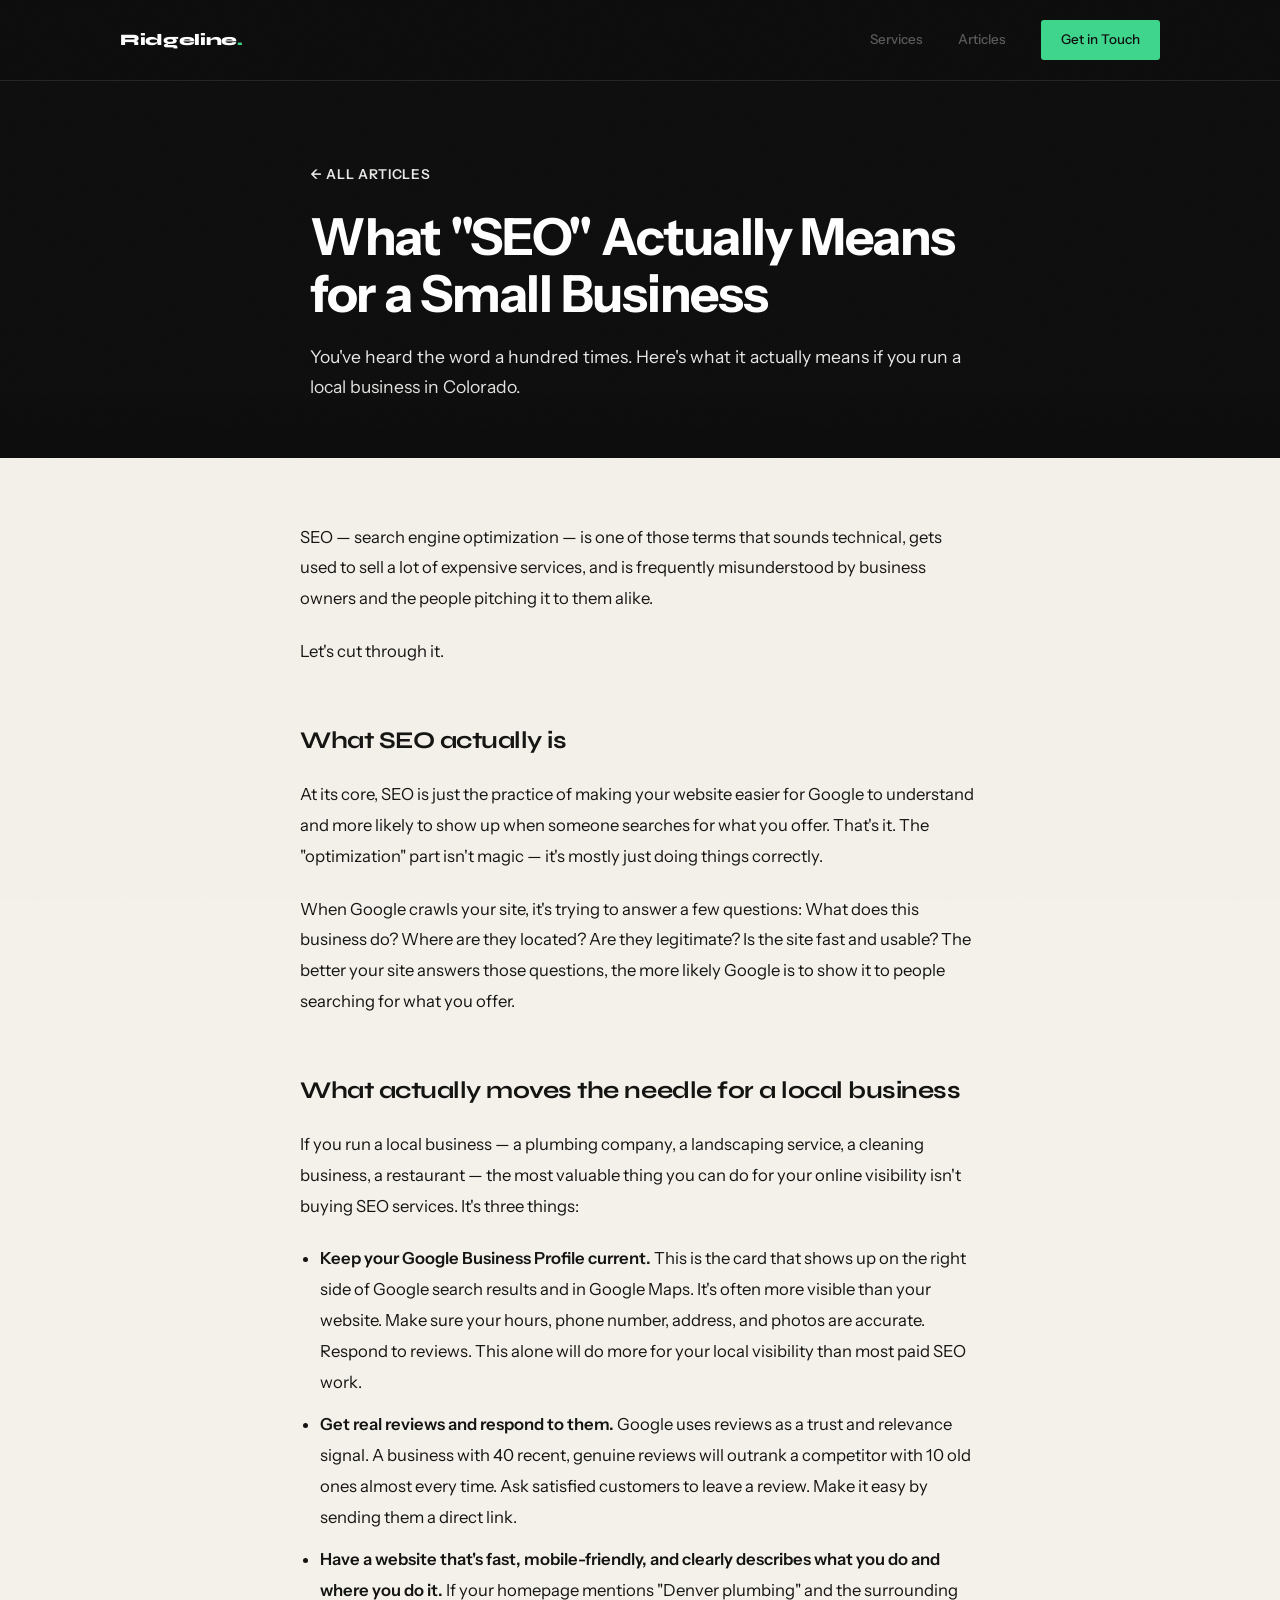
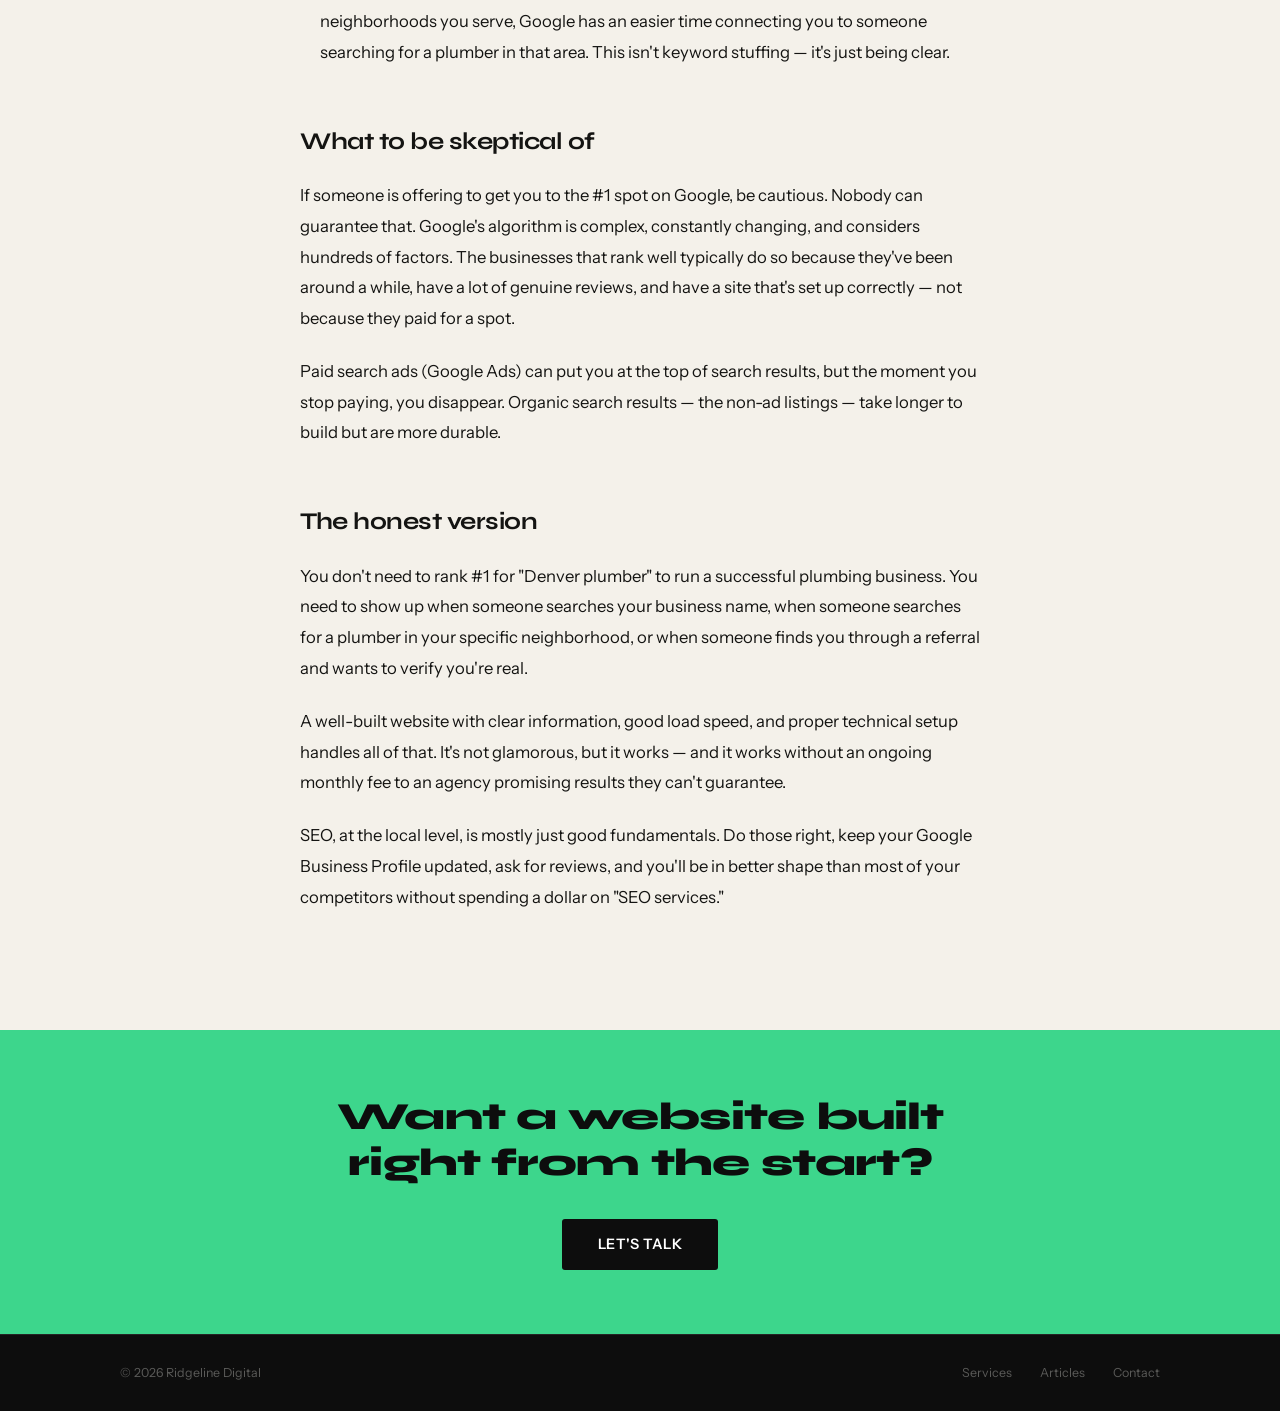
<file: articles/what-seo-actually-means-for-a-small-business.html>
<!DOCTYPE html>
<html lang="en">
<head>
  <meta charset="UTF-8">
  <meta name="viewport" content="width=device-width, initial-scale=1.0">
  <title>What "SEO" Actually Means for a Small Business — Ridgeline Digital</title>
  <meta name="description" content="The word gets thrown around a lot. Here's a plain-language explanation of what SEO actually is and what it can do for a local business.">
  <link rel="preconnect" href="https://fonts.googleapis.com">
  <link rel="preconnect" href="https://fonts.gstatic.com" crossorigin>
  <link href="https://fonts.googleapis.com/css2?family=Syne:wght@700;800&family=Instrument+Sans:ital,wght@0,400;0,500;0,600;1,400&display=swap" rel="stylesheet">
  <link rel="stylesheet" href="../styles.css">
  <style>
    .article-header { padding: 80px 0 56px; }
    .article-body { padding: 64px 0 96px; background: var(--bg-light); }
  </style>
</head>
<body>

<nav class="nav">
  <div class="nav__inner">
    <a href="../index.html" class="nav__logo">Ridgeline<span>.</span></a>
    <div class="nav__links">
      <a href="../services.html">Services</a>
      <a href="index.html">Articles</a>
      <a href="../contact.html" class="nav__cta">Get in Touch</a>
    </div>
  </div>
</nav>

<section class="section--dark article-header">
  <div class="container" style="max-width: 740px;">
    <a href="index.html" style="font-size: 0.85rem; color: var(--text-muted); font-weight: 600; letter-spacing: 0.05em; text-transform: uppercase; display: inline-block; margin-bottom: 24px;">← All Articles</a>
    <h1 style="font-size: clamp(2rem, 5vw, 3.2rem); font-weight: 800; line-height: 1.1; letter-spacing: -0.025em; color: #fff; margin-bottom: 20px;">
      What "SEO" Actually Means for a Small Business
    </h1>
    <p style="font-size: 1.1rem; color: var(--text-muted); line-height: 1.7;">You've heard the word a hundred times. Here's what it actually means if you run a local business in Colorado.</p>
  </div>
</section>

<div class="article-body">
  <div class="container">
    <div class="prose">
      <p>SEO — search engine optimization — is one of those terms that sounds technical, gets used to sell a lot of expensive services, and is frequently misunderstood by business owners and the people pitching it to them alike.</p>

      <p>Let's cut through it.</p>

      <h2>What SEO actually is</h2>

      <p>At its core, SEO is just the practice of making your website easier for Google to understand and more likely to show up when someone searches for what you offer. That's it. The "optimization" part isn't magic — it's mostly just doing things correctly.</p>

      <p>When Google crawls your site, it's trying to answer a few questions: What does this business do? Where are they located? Are they legitimate? Is the site fast and usable? The better your site answers those questions, the more likely Google is to show it to people searching for what you offer.</p>

      <h2>What actually moves the needle for a local business</h2>

      <p>If you run a local business — a plumbing company, a landscaping service, a cleaning business, a restaurant — the most valuable thing you can do for your online visibility isn't buying SEO services. It's three things:</p>

      <ul>
        <li><strong>Keep your Google Business Profile current.</strong> This is the card that shows up on the right side of Google search results and in Google Maps. It's often more visible than your website. Make sure your hours, phone number, address, and photos are accurate. Respond to reviews. This alone will do more for your local visibility than most paid SEO work.</li>
        <li><strong>Get real reviews and respond to them.</strong> Google uses reviews as a trust and relevance signal. A business with 40 recent, genuine reviews will outrank a competitor with 10 old ones almost every time. Ask satisfied customers to leave a review. Make it easy by sending them a direct link.</li>
        <li><strong>Have a website that's fast, mobile-friendly, and clearly describes what you do and where you do it.</strong> If your homepage mentions "Denver plumbing" and the surrounding neighborhoods you serve, Google has an easier time connecting you to someone searching for a plumber in that area. This isn't keyword stuffing — it's just being clear.</li>
      </ul>

      <h2>What to be skeptical of</h2>

      <p>If someone is offering to get you to the #1 spot on Google, be cautious. Nobody can guarantee that. Google's algorithm is complex, constantly changing, and considers hundreds of factors. The businesses that rank well typically do so because they've been around a while, have a lot of genuine reviews, and have a site that's set up correctly — not because they paid for a spot.</p>

      <p>Paid search ads (Google Ads) can put you at the top of search results, but the moment you stop paying, you disappear. Organic search results — the non-ad listings — take longer to build but are more durable.</p>

      <h2>The honest version</h2>

      <p>You don't need to rank #1 for "Denver plumber" to run a successful plumbing business. You need to show up when someone searches your business name, when someone searches for a plumber in your specific neighborhood, or when someone finds you through a referral and wants to verify you're real.</p>

      <p>A well-built website with clear information, good load speed, and proper technical setup handles all of that. It's not glamorous, but it works — and it works without an ongoing monthly fee to an agency promising results they can't guarantee.</p>

      <p>SEO, at the local level, is mostly just good fundamentals. Do those right, keep your Google Business Profile updated, ask for reviews, and you'll be in better shape than most of your competitors without spending a dollar on "SEO services."</p>
    </div>
  </div>
</div>

<div class="footer-cta">
  <p class="footer-cta__headline">Want a website built right from the start?</p>
  <a href="../contact.html" class="footer-cta__btn">Let's Talk</a>
</div>
<footer class="footer">
  <div class="footer__inner">
    <span class="footer__copy">© 2026 Ridgeline Digital</span>
    <nav class="footer__links">
      <a href="../services.html">Services</a>
      <a href="index.html">Articles</a>
      <a href="../contact.html">Contact</a>
    </nav>
  </div>
</footer>

</body>
</html>
</file>
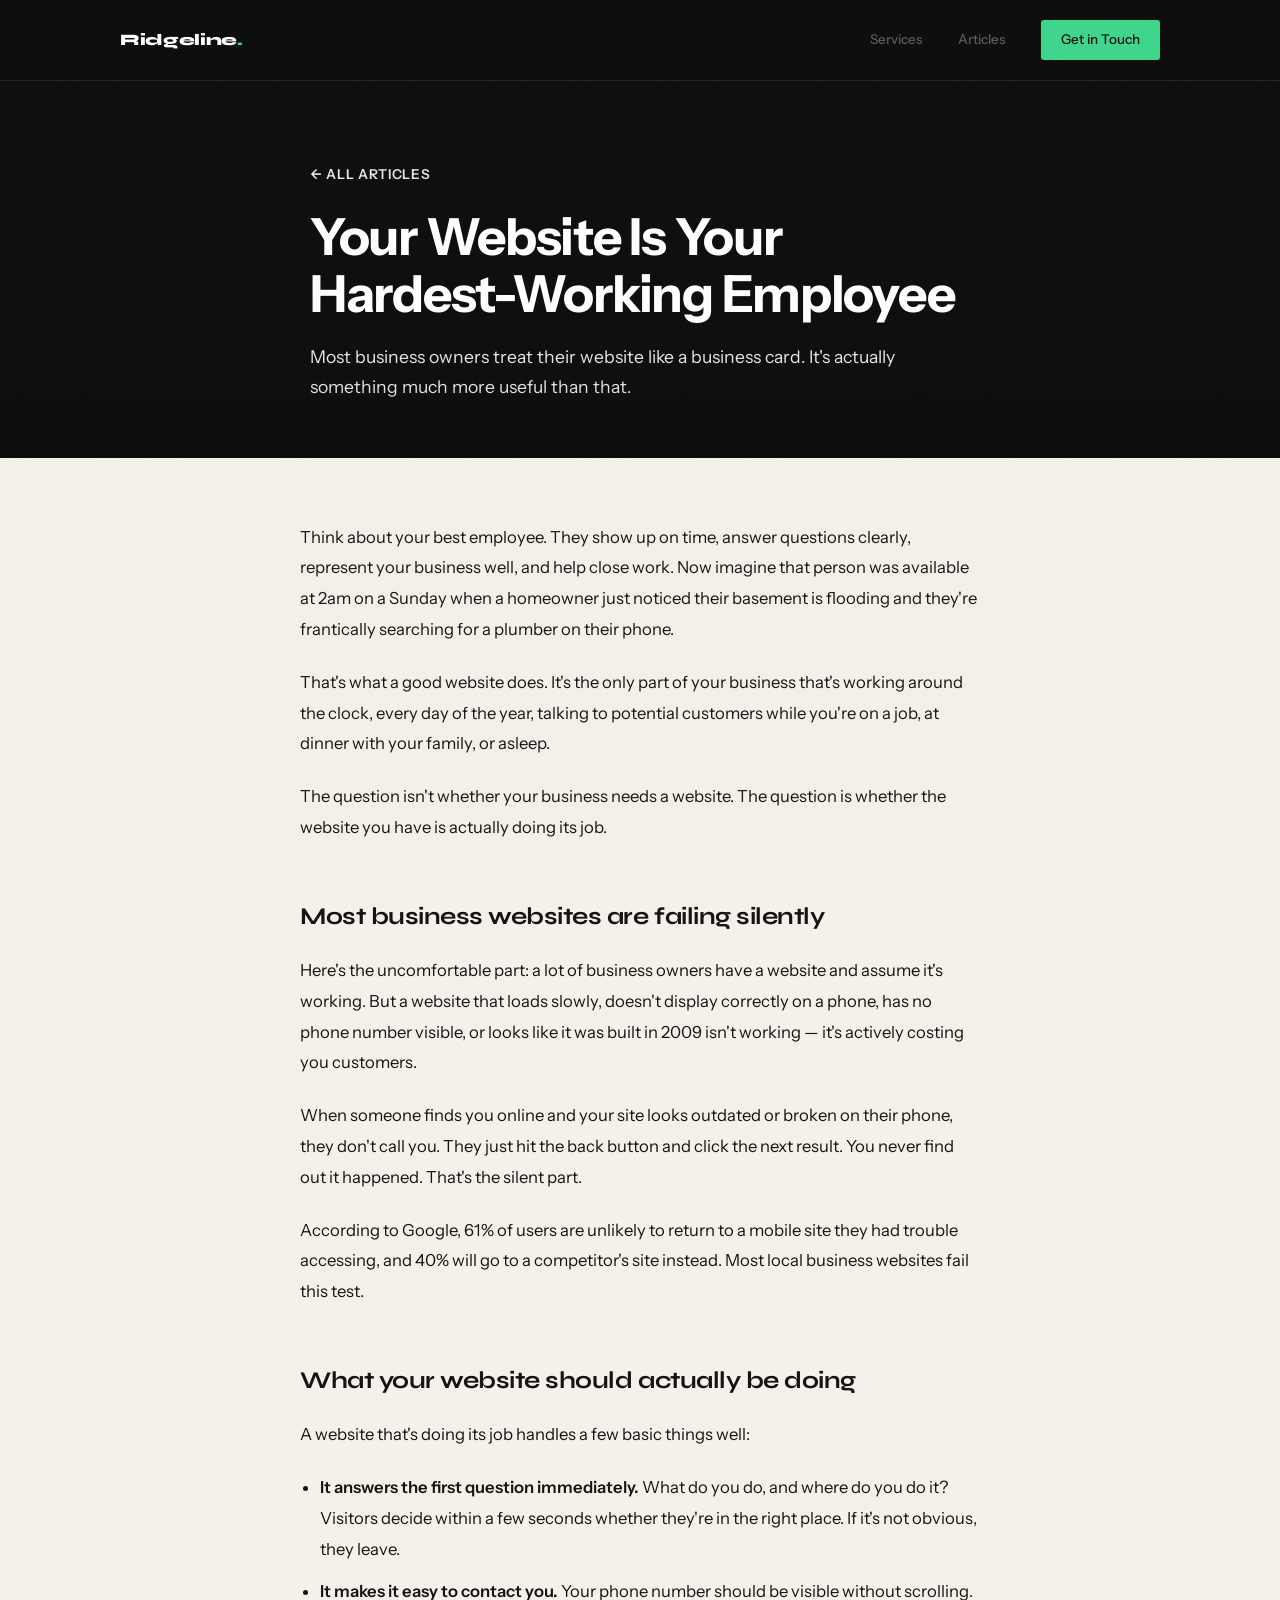
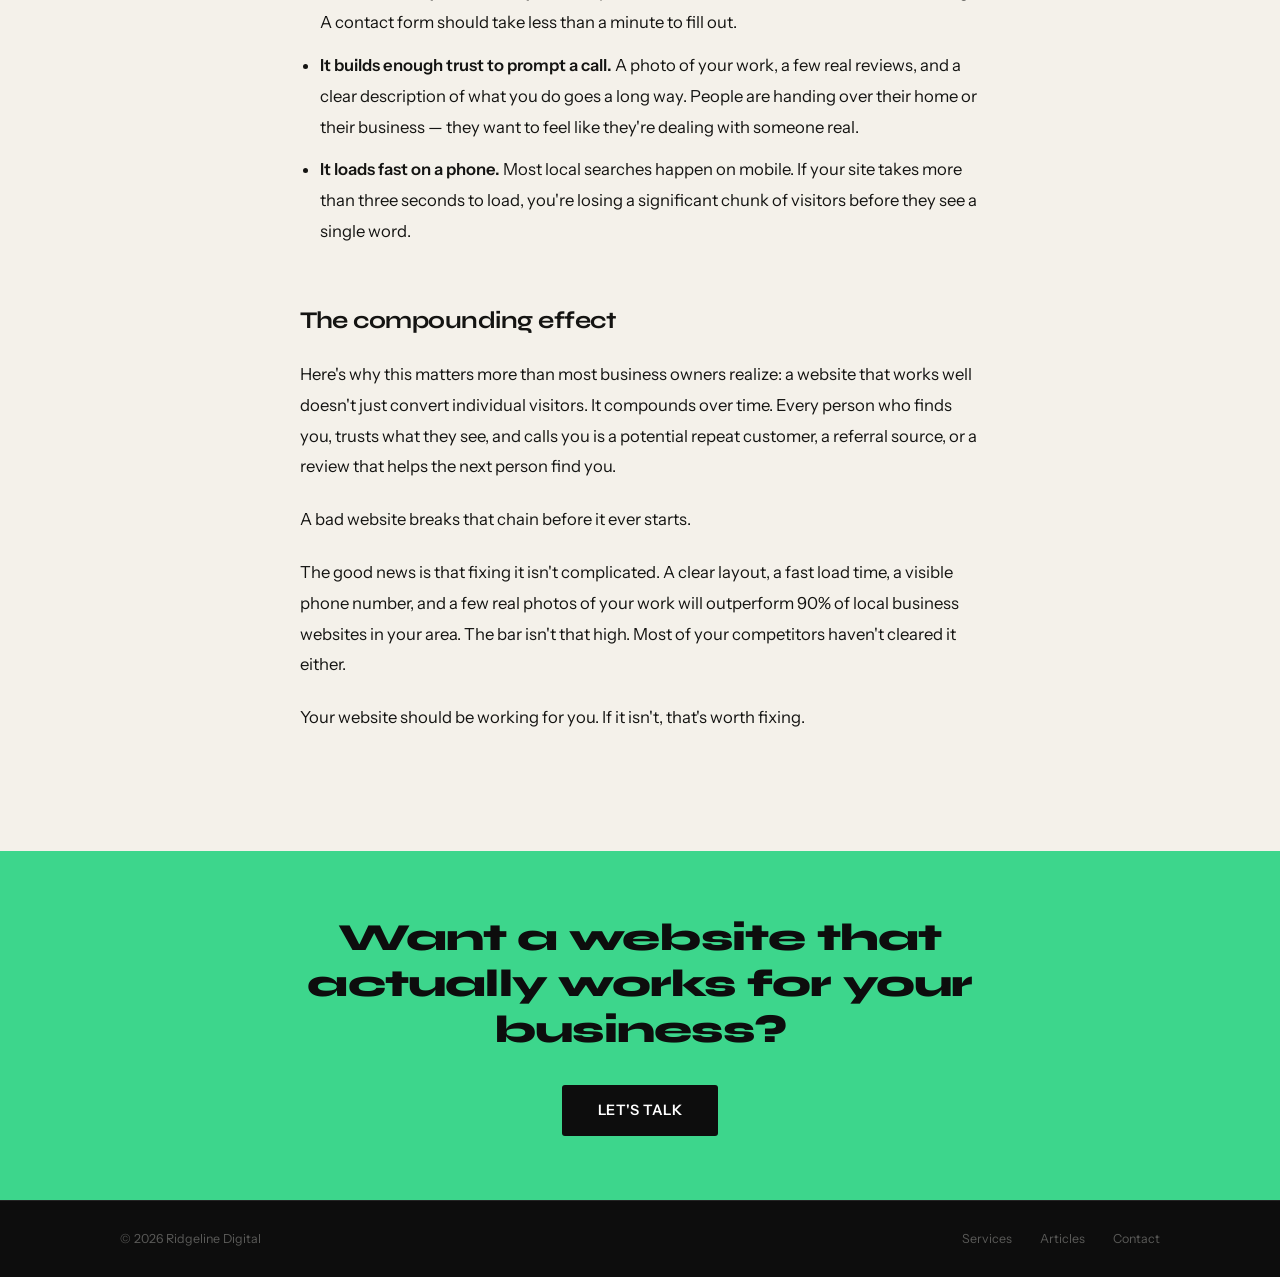
<file: articles/your-website-is-your-hardest-working-employee.html>
<!DOCTYPE html>
<html lang="en">
<head>
  <meta charset="UTF-8">
  <meta name="viewport" content="width=device-width, initial-scale=1.0">
  <title>Your Website Is Your Hardest-Working Employee — Ridgeline Digital</title>
  <meta name="description" content="Your website is the only part of your business that's on the clock 24/7. Here's how to think about what it should be doing for you.">
  <link rel="preconnect" href="https://fonts.googleapis.com">
  <link rel="preconnect" href="https://fonts.gstatic.com" crossorigin>
  <link href="https://fonts.googleapis.com/css2?family=Syne:wght@700;800&family=Instrument+Sans:ital,wght@0,400;0,500;0,600;1,400&display=swap" rel="stylesheet">
  <link rel="stylesheet" href="../styles.css">
  <style>
    .article-header { padding: 80px 0 56px; }
    .article-body { padding: 64px 0 96px; background: var(--bg-light); }
  </style>
</head>
<body>

<nav class="nav">
  <div class="nav__inner">
    <a href="../index.html" class="nav__logo">Ridgeline<span>.</span></a>
    <div class="nav__links">
      <a href="../services.html">Services</a>
      <a href="index.html">Articles</a>
      <a href="../contact.html" class="nav__cta">Get in Touch</a>
    </div>
  </div>
</nav>

<section class="section--dark article-header">
  <div class="container" style="max-width: 740px;">
    <a href="index.html" style="font-size: 0.85rem; color: var(--text-muted); font-weight: 600; letter-spacing: 0.05em; text-transform: uppercase; display: inline-block; margin-bottom: 24px;">← All Articles</a>
    <h1 style="font-size: clamp(2rem, 5vw, 3.2rem); font-weight: 800; line-height: 1.1; letter-spacing: -0.025em; color: #fff; margin-bottom: 20px;">
      Your Website Is Your Hardest-Working Employee
    </h1>
    <p style="font-size: 1.1rem; color: var(--text-muted); line-height: 1.7;">Most business owners treat their website like a business card. It's actually something much more useful than that.</p>
  </div>
</section>

<div class="article-body">
  <div class="container">
    <div class="prose">
      <p>Think about your best employee. They show up on time, answer questions clearly, represent your business well, and help close work. Now imagine that person was available at 2am on a Sunday when a homeowner just noticed their basement is flooding and they're frantically searching for a plumber on their phone.</p>

      <p>That's what a good website does. It's the only part of your business that's working around the clock, every day of the year, talking to potential customers while you're on a job, at dinner with your family, or asleep.</p>

      <p>The question isn't whether your business needs a website. The question is whether the website you have is actually doing its job.</p>

      <h2>Most business websites are failing silently</h2>

      <p>Here's the uncomfortable part: a lot of business owners have a website and assume it's working. But a website that loads slowly, doesn't display correctly on a phone, has no phone number visible, or looks like it was built in 2009 isn't working — it's actively costing you customers.</p>

      <p>When someone finds you online and your site looks outdated or broken on their phone, they don't call you. They just hit the back button and click the next result. You never find out it happened. That's the silent part.</p>

      <p>According to Google, 61% of users are unlikely to return to a mobile site they had trouble accessing, and 40% will go to a competitor's site instead. Most local business websites fail this test.</p>

      <h2>What your website should actually be doing</h2>

      <p>A website that's doing its job handles a few basic things well:</p>

      <ul>
        <li><strong>It answers the first question immediately.</strong> What do you do, and where do you do it? Visitors decide within a few seconds whether they're in the right place. If it's not obvious, they leave.</li>
        <li><strong>It makes it easy to contact you.</strong> Your phone number should be visible without scrolling. A contact form should take less than a minute to fill out.</li>
        <li><strong>It builds enough trust to prompt a call.</strong> A photo of your work, a few real reviews, and a clear description of what you do goes a long way. People are handing over their home or their business — they want to feel like they're dealing with someone real.</li>
        <li><strong>It loads fast on a phone.</strong> Most local searches happen on mobile. If your site takes more than three seconds to load, you're losing a significant chunk of visitors before they see a single word.</li>
      </ul>

      <h2>The compounding effect</h2>

      <p>Here's why this matters more than most business owners realize: a website that works well doesn't just convert individual visitors. It compounds over time. Every person who finds you, trusts what they see, and calls you is a potential repeat customer, a referral source, or a review that helps the next person find you.</p>

      <p>A bad website breaks that chain before it ever starts.</p>

      <p>The good news is that fixing it isn't complicated. A clear layout, a fast load time, a visible phone number, and a few real photos of your work will outperform 90% of local business websites in your area. The bar isn't that high. Most of your competitors haven't cleared it either.</p>

      <p>Your website should be working for you. If it isn't, that's worth fixing.</p>
    </div>
  </div>
</div>

<div class="footer-cta">
  <p class="footer-cta__headline">Want a website that actually works for your business?</p>
  <a href="../contact.html" class="footer-cta__btn">Let's Talk</a>
</div>
<footer class="footer">
  <div class="footer__inner">
    <span class="footer__copy">© 2026 Ridgeline Digital</span>
    <nav class="footer__links">
      <a href="../services.html">Services</a>
      <a href="index.html">Articles</a>
      <a href="../contact.html">Contact</a>
    </nav>
  </div>
</footer>

</body>
</html>
</file>
<file: styles.css>
/* ─── FONTS ─── */
@import url('https://fonts.googleapis.com/css2?family=Syne:wght@700;800&family=Instrument+Sans:ital,wght@0,400;0,500;0,600;1,400&display=swap');

/* ─── VARIABLES ─── */
:root {
  --bg:           #0d0d0d;
  --bg-light:     #f4f1ea;
  --surface:      #161616;
  --border:       #242424;
  --border-light: #e0ddd6;
  --accent:       #3dd68c;
  --accent-dim:   rgba(61, 214, 140, 0.07);
  --on-dark:      #e8e8e6;
  --on-light:     #141412;
  --muted-dark:   #5a5a58;
  --muted-light:  #757570;
  --font-display: 'Syne', sans-serif;
  --font-body:    'Instrument Sans', sans-serif;
  --max-w:        1120px;
}

/* ─── RESET ─── */
*, *::before, *::after { box-sizing: border-box; margin: 0; padding: 0; }
html { font-size: 16px; scroll-behavior: smooth; }
body {
  font-family: var(--font-body);
  background: var(--bg);
  color: var(--on-dark);
  line-height: 1.6;
  -webkit-font-smoothing: antialiased;
}
img { max-width: 100%; display: block; }
a { color: inherit; text-decoration: none; }

/* ─── SCROLL REVEAL ─── */
.reveal {
  opacity: 0;
  transform: translateY(28px);
  transition: opacity 0.65s ease, transform 0.65s ease;
}
.reveal.is-visible {
  opacity: 1;
  transform: translateY(0);
}
.reveal--delay-1 { transition-delay: 0.1s; }
.reveal--delay-2 { transition-delay: 0.2s; }
.reveal--delay-3 { transition-delay: 0.3s; }
.reveal--delay-4 { transition-delay: 0.4s; }

/* ─── GRAIN OVERLAY ─── */
body::after {
  content: '';
  position: fixed; inset: 0;
  pointer-events: none; z-index: 9999;
  opacity: 0.03;
  background-image: url("data:image/svg+xml,%3Csvg xmlns='http://www.w3.org/2000/svg' width='300' height='300'%3E%3Cfilter id='n'%3E%3CfeTurbulence type='fractalNoise' baseFrequency='0.8' numOctaves='4' stitchTiles='stitch'/%3E%3C/filter%3E%3Crect width='300' height='300' filter='url(%23n)'/%3E%3C/svg%3E");
}

/* ─── CONTAINER ─── */
.container { max-width: var(--max-w); margin: 0 auto; padding: 0 40px; }

/* ─── NAV ─── */
.nav {
  position: sticky; top: 0; z-index: 100;
  background: rgba(13, 13, 13, 0.88);
  backdrop-filter: blur(16px);
  -webkit-backdrop-filter: blur(16px);
  border-bottom: 1px solid var(--border);
  padding: 20px 0;
}
.nav__inner {
  display: flex; align-items: center; justify-content: space-between;
  max-width: var(--max-w); margin: 0 auto; padding: 0 40px;
}
.nav__logo {
  font-family: var(--font-display);
  font-size: 1rem; font-weight: 800;
  color: #fff; letter-spacing: -0.02em;
}
.nav__logo span { color: var(--accent); }
.nav__links { display: flex; gap: 36px; align-items: center; }
.nav__links a {
  font-size: 0.84rem; font-weight: 500;
  color: var(--muted-dark);
  transition: color 0.15s;
  position: relative;
}
.nav__links a:not(.nav__cta)::after {
  content: '';
  position: absolute; bottom: -3px; left: 0;
  width: 0; height: 1px;
  background: var(--accent);
  transition: width 0.2s ease;
}
.nav__links a:not(.nav__cta):hover { color: var(--on-dark); }
.nav__links a:not(.nav__cta):hover::after { width: 100%; }
.nav__cta {
  background: var(--accent); color: #0d0d0d !important;
  padding: 9px 20px; border-radius: 3px;
  font-weight: 600; font-size: 0.84rem;
  transition: opacity 0.15s, box-shadow 0.15s;
}
.nav__cta:hover { opacity: 0.88; box-shadow: 0 0 18px rgba(61,214,140,0.25); }
.nav__cta::after { display: none !important; }

/* ─── HERO ─── */
.hero {
  min-height: 100svh;
  display: flex; flex-direction: column; justify-content: flex-start;
  padding: 80px 0 56px;
  position: relative; overflow: hidden;
}
.hero__glow {
  position: absolute; top: 30%; right: -8%;
  width: 700px; height: 700px;
  background: radial-gradient(circle, rgba(61,214,140,0.06) 0%, transparent 65%);
  pointer-events: none;
}
.hero__glow-2 {
  position: absolute; bottom: 10%; left: -5%;
  width: 400px; height: 400px;
  background: radial-gradient(circle, rgba(61,214,140,0.03) 0%, transparent 65%);
  pointer-events: none;
}
.hero__content { position: relative; }
.hero__line {
  display: block; width: 44px; height: 2px;
  background: var(--accent); margin-bottom: 20px;
}
.hero__eyebrow {
  font-size: 0.7rem; font-weight: 600;
  letter-spacing: 0.18em; text-transform: uppercase;
  color: var(--muted-dark); margin-bottom: 24px;
  display: flex; align-items: center; gap: 12px;
}
.hero__eyebrow em { font-style: normal; color: var(--accent); }
.hero__headline {
  font-family: var(--font-display);
  font-size: clamp(2.8rem, 6.5vw, 6rem);
  font-weight: 800;
  line-height: 0.93;
  letter-spacing: -0.04em;
  color: #fff;
  margin-bottom: 40px;
}
.hero__headline em { font-style: normal; color: var(--accent); }
.hero__bottom {
  display: grid; grid-template-columns: 1fr auto;
  gap: 40px; align-items: end;
}
.hero__sub {
  font-size: 1rem; color: var(--muted-dark);
  line-height: 1.8; max-width: 400px;
}
.hero__ctas { display: flex; gap: 12px; flex-wrap: wrap; justify-content: flex-end; }

/* ─── LOAD ANIMATIONS ─── */
@keyframes fadeUp {
  from { opacity: 0; transform: translateY(22px); }
  to   { opacity: 1; transform: translateY(0); }
}
.hero__line     { animation: fadeUp 0.5s ease both; animation-delay: 0.05s; }
.hero__eyebrow  { animation: fadeUp 0.5s ease both; animation-delay: 0.15s; }
.hero__headline { animation: fadeUp 0.65s ease both; animation-delay: 0.25s; }
.hero__bottom   { animation: fadeUp 0.5s ease both; animation-delay: 0.45s; }

/* ─── BUTTONS ─── */
.btn {
  display: inline-flex; align-items: center;
  padding: 12px 26px; border-radius: 3px;
  font-weight: 600; font-size: 0.9rem;
  font-family: var(--font-body);
  cursor: pointer; border: none;
  transition: opacity 0.15s, box-shadow 0.15s, border-color 0.15s;
  white-space: nowrap;
}
.btn--primary { background: var(--accent); color: #0d0d0d; }
.btn--primary:hover { opacity: 0.88; box-shadow: 0 0 22px rgba(61,214,140,0.3); }
.btn--outline { background: transparent; color: var(--on-dark); border: 1px solid #383836; }
.btn--outline:hover { border-color: #666; }

/* ─── MARQUEE ─── */
.marquee {
  overflow: hidden;
  border-top: 1px solid var(--border);
  border-bottom: 1px solid var(--border);
  padding: 13px 0;
  background: var(--surface);
  -webkit-mask-image: linear-gradient(to right, transparent, black 8%, black 92%, transparent);
  mask-image: linear-gradient(to right, transparent, black 8%, black 92%, transparent);
}
.marquee__track {
  display: flex; align-items: center;
  width: max-content;
  animation: marquee 22s linear infinite;
}
@keyframes marquee {
  from { transform: translateX(0); }
  to   { transform: translateX(-50%); }
}
.marquee__item {
  font-size: 0.7rem; font-weight: 600;
  letter-spacing: 0.16em; text-transform: uppercase;
  color: var(--muted-dark); padding: 0 44px;
  white-space: nowrap;
}
.marquee__dot {
  color: var(--accent); font-size: 0.45rem;
  flex-shrink: 0;
}

/* ─── SECTIONS ─── */
.section { padding: 104px 0; }
.section--light { background: var(--bg-light); color: var(--on-light); }
.section--dark  { background: var(--bg); color: var(--on-dark); }

/* smooth gradient bleed at section boundaries */
.section--light + .section--dark::before,
.section--dark + .section--light::before {
  content: '';
  display: block;
  height: 1px;
  background: transparent;
}
.section--dark { position: relative; }
.section--dark::after {
  content: '';
  position: absolute; bottom: 0; left: 0; right: 0;
  height: 80px;
  background: linear-gradient(to bottom, transparent, rgba(0,0,0,0.18));
  pointer-events: none;
}

.section__eyebrow {
  font-size: 0.68rem; font-weight: 600;
  letter-spacing: 0.18em; text-transform: uppercase;
  color: var(--accent); margin-bottom: 20px;
  display: flex; align-items: center; gap: 14px;
}
.section__eyebrow::after {
  content: '';
  display: block; height: 1px; width: 40px;
  background: currentColor; opacity: 0.3;
}

/* keep old class as alias */
.section__label {
  font-size: 0.68rem; font-weight: 600;
  letter-spacing: 0.18em; text-transform: uppercase;
  color: var(--accent); margin-bottom: 20px;
}

.section__heading {
  font-family: var(--font-display);
  font-size: clamp(2.2rem, 5vw, 3.6rem);
  font-weight: 800; line-height: 1.05;
  letter-spacing: -0.03em;
}
.section--dark  .section__heading { color: #fff; }
.section--light .section__heading { color: var(--on-light); }

/* ─── ABOUT ─── */
.about-grid {
  display: grid; grid-template-columns: 1fr 1fr;
  gap: 104px; align-items: center;
}
.about__copy { padding-top: 8px; }
.about__copy p {
  font-size: 1.04rem; color: var(--muted-light);
  line-height: 1.82; margin-bottom: 18px;
}
.about__visual {
  display: flex;
  align-items: center;
  justify-content: center;
  padding: 32px 0 40px;
}

.about__visual canvas {
  width: 100%;
  height: 320px;
  display: block;
  transition: opacity 0s;
}

.about__visual {
  position: relative;
}


/* ─── SERVICES LIST ─── */
.services-list {
  border-top: 1px solid var(--border);
  margin-top: 56px;
}
.service-item {
  display: grid;
  grid-template-columns: 56px 1fr 28px;
  gap: 0 40px;
  align-items: start;
  padding: 36px 0;
  border-bottom: 1px solid var(--border);
  text-decoration: none; color: inherit;
  transition: background 0.18s, padding 0.18s;
  cursor: pointer;
}
.service-item:hover {
  background: var(--accent-dim);
  padding-left: 20px; padding-right: 20px;
  margin: 0 -20px;
}
.service-item:hover .service-item__arrow {
  color: var(--accent);
  transform: translate(3px, -3px);
}
.service-item__num {
  font-family: var(--font-display);
  font-size: 0.7rem; font-weight: 800;
  letter-spacing: 0.06em; color: var(--accent);
  padding-top: 5px;
}
.service-item__title {
  font-family: var(--font-display);
  font-size: 1.2rem; font-weight: 700;
  color: var(--on-dark); margin-bottom: 8px;
  letter-spacing: -0.015em;
}
.service-item__desc {
  font-size: 0.92rem; color: var(--muted-dark);
  line-height: 1.72; max-width: 560px;
}
.service-item__arrow {
  font-size: 1rem; color: var(--muted-dark);
  transition: color 0.18s, transform 0.18s;
  padding-top: 5px; justify-self: end;
}

/* ─── PROCESS ─── */
.process-grid {
  display: grid; grid-template-columns: repeat(3, 1fr);
  margin-top: 64px;
  border: 1px solid var(--border-light);
  border-radius: 3px; overflow: hidden;
}
.process-step {
  padding: 48px 40px;
  border-right: 1px solid var(--border-light);
}
.process-step:last-child { border-right: none; }
.process-step__num {
  font-family: var(--font-display);
  font-size: 5rem; font-weight: 800;
  line-height: 1; color: var(--accent);
  opacity: 0.15; margin-bottom: 28px;
}
.process-step__title {
  font-family: var(--font-display);
  font-size: 1.15rem; font-weight: 700;
  color: var(--on-light); margin-bottom: 12px;
  letter-spacing: -0.01em;
}
.process-step__body {
  font-size: 0.92rem; color: var(--muted-light); line-height: 1.78;
}

/* ─── ARTICLE CARDS ─── */
.articles-grid {
  display: grid; grid-template-columns: repeat(2, 1fr);
  gap: 20px; margin-top: 48px;
}
.article-card {
  background: #fff;
  border: 1px solid var(--border-light);
  border-radius: 3px; overflow: hidden;
  display: flex; flex-direction: column;
  transition: transform 0.2s, box-shadow 0.2s;
}
.article-card:hover {
  transform: translateY(-4px);
  box-shadow: 0 18px 44px rgba(0,0,0,0.1);
}
.article-card__img {
  width: 100%; height: 196px;
  object-fit: cover; display: block;
}
.article-card__content {
  padding: 26px 28px 28px;
  flex: 1; display: flex; flex-direction: column;
}
.article-card__tag {
  font-size: 0.66rem; font-weight: 600;
  letter-spacing: 0.15em; text-transform: uppercase;
  color: var(--accent); margin-bottom: 10px;
}
.article-card__title {
  font-family: var(--font-display);
  font-size: 1.02rem; font-weight: 700;
  color: var(--on-light); margin-bottom: 10px;
  line-height: 1.32; letter-spacing: -0.01em;
}
.article-card__desc {
  font-size: 0.87rem; color: var(--muted-light);
  line-height: 1.72;
  overflow: hidden;
  display: -webkit-box;
  -webkit-line-clamp: 3;
  -webkit-box-orient: vertical;
}
.article-card:hover .article-card__desc {
  display: block;
  overflow: visible;
}
.article-card__link {
  display: inline-flex; align-items: center; gap: 6px;
  margin-top: 18px; font-size: 0.82rem; font-weight: 600;
  color: var(--accent); transition: gap 0.2s;
}
.article-card__link:hover { gap: 10px; }

/* ─── CTA SECTION ─── */
.cta-section {
  padding: 120px 40px;
  text-align: center;
  border-top: 1px solid var(--border);
  position: relative; overflow: hidden;
}
.cta-section::before {
  content: '';
  position: absolute; bottom: -60px; left: 50%;
  transform: translateX(-50%);
  width: 900px; height: 500px;
  background: radial-gradient(ellipse, rgba(61,214,140,0.07) 0%, transparent 65%);
  pointer-events: none;
}
.cta-section__heading {
  font-family: var(--font-display);
  font-size: clamp(2.2rem, 5.5vw, 4rem);
  font-weight: 800; line-height: 1.05;
  letter-spacing: -0.035em; color: #fff;
  max-width: 720px; margin: 0 auto 40px;
  position: relative;
}
.cta-section__heading em { font-style: normal; color: var(--accent); }

/* ─── FOOTER CTA ─── */
.footer-cta {
  background: var(--accent);
  padding: 64px 40px;
  text-align: center;
}
.footer-cta__headline {
  font-family: var(--font-display);
  font-size: clamp(1.5rem, 3vw, 2.4rem);
  font-weight: 800;
  color: #0d0d0d;
  max-width: 680px;
  margin: 0 auto 32px;
  line-height: 1.2;
  letter-spacing: -0.02em;
}
.footer-cta__btn {
  display: inline-flex; align-items: center;
  background: #0d0d0d; color: #fff;
  font-size: 0.9rem; font-weight: 600;
  letter-spacing: 0.04em; text-transform: uppercase;
  padding: 14px 36px; border-radius: 3px;
  transition: opacity 0.15s;
}
.footer-cta__btn:hover { opacity: 0.8; }

/* ─── FOOTER ─── */
.footer {
  background: var(--bg); padding: 28px 0;
  border-top: 1px solid var(--border);
}
.footer__inner {
  max-width: var(--max-w); margin: 0 auto; padding: 0 40px;
  display: flex; align-items: center; justify-content: space-between;
  flex-wrap: wrap; gap: 16px;
}
.footer__copy { font-size: 0.78rem; color: var(--muted-dark); }
.footer__links { display: flex; gap: 28px; }
.footer__links a {
  font-size: 0.78rem; color: var(--muted-dark);
  transition: color 0.15s;
}
.footer__links a:hover { color: var(--accent); }

/* ─── ARTICLE PAGES ─── */
.article-header { padding: 80px 0 56px; background: var(--bg); }
.article-body { padding: 64px 0 96px; background: var(--bg-light); }
.prose {
  max-width: 680px; margin: 0 auto;
  font-size: 1.04rem; line-height: 1.85; color: var(--on-light);
}
.prose h2 {
  font-family: var(--font-display);
  font-size: 1.5rem; font-weight: 700;
  margin: 52px 0 16px; letter-spacing: -0.02em;
  color: var(--on-light);
}
.prose p { margin-bottom: 22px; }
.prose ul { padding-left: 20px; margin-bottom: 22px; }
.prose li { margin-bottom: 12px; }
.prose strong { font-weight: 600; }

/* ─── SIGN BLOCKS (Article 2) ─── */
.sign-block {
  border-left: 2px solid var(--accent);
  padding-left: 24px; margin: 44px 0;
}
.sign-number {
  font-size: 0.68rem; font-weight: 700;
  letter-spacing: 0.12em; text-transform: uppercase;
  color: var(--accent); margin-bottom: 6px;
}
.sign-title {
  font-family: var(--font-display);
  font-size: 1.12rem; font-weight: 700;
  color: var(--on-light); margin-bottom: 10px;
}

/* ─── CONTACT FORM ─── */
.contact-form { max-width: 560px; }
.form-row { display: grid; grid-template-columns: 1fr 1fr; gap: 16px; }
.form-group { display: flex; flex-direction: column; gap: 7px; margin-bottom: 18px; }
.form-group label {
  font-size: 0.78rem; font-weight: 600;
  color: var(--muted-light); letter-spacing: 0.04em;
  text-transform: uppercase;
}
.form-group input,
.form-group textarea {
  padding: 12px 14px;
  border: 1.5px solid var(--border-light);
  border-radius: 3px;
  font-family: var(--font-body); font-size: 0.96rem;
  color: var(--on-light); background: #fff;
  transition: border-color 0.15s; outline: none;
}
.form-group input:focus,
.form-group textarea:focus { border-color: var(--accent); }
.form-group textarea { resize: vertical; min-height: 130px; }

/* ─── TWO-COL GRID (used in services, contact) ─── */
.two-col-grid {
  display: grid;
  grid-template-columns: 1fr 1fr;
  gap: 80px;
  align-items: start;
}

/* ─── PIXEL DEMO SECTION ─── */
.pixel-demo { padding-bottom: 80px; }

.pixel-demo__text { margin-bottom: 52px; }

.pixel-demo__stage {
  position: relative;
  width: 100%;
  max-width: 520px;
  margin: 0 auto;
  height: 340px;
}

.site-preview {
  position: absolute;
  inset: 0;
  border-radius: 10px;
  overflow: hidden;
  box-shadow: 0 24px 60px rgba(0,0,0,0.55);
}

/* --- Site preview base --- */
.site-preview--old,
.site-preview--new {
  position: absolute;
  inset: 0;
  display: flex;
  flex-direction: column;
  transition: opacity 0.4s ease;
}

.site-preview--new { opacity: 0; }

/* --- Old site --- */
.sp-old__chrome {
  display: flex;
  align-items: center;
  gap: 5px;
  padding: 6px 10px;
  background: #c0c0c0;
  border-bottom: 2px solid #808080;
  font-family: Arial, sans-serif;
  font-size: 10px;
  color: #000;
}
.sp-old__chrome-dot {
  display: inline-block;
  width: 10px; height: 10px;
  background: #a0a0a0;
  border: 2px solid;
  border-color: #dfdfdf #808080 #808080 #dfdfdf;
}
.sp-old__url {
  margin-left: 4px;
  flex: 1;
  background: #fff;
  border: 1px solid #808080;
  padding: 1px 4px;
  overflow: hidden;
  white-space: nowrap;
  font-size: 9px;
}

.sp-old__body {
  flex: 1;
  background: #c0c0c0;
  padding: 10px 12px;
  overflow: hidden;
  font-family: 'Comic Sans MS', 'Comic Sans', cursive, sans-serif;
}

.sp-old__header {
  font-size: 17px;
  font-weight: bold;
  color: #00008b;
  text-align: center;
  text-shadow: 2px 2px #ff0, -1px -1px #f00;
  margin-bottom: 4px;
}

.sp-old__marquee-wrap {
  overflow: hidden;
  white-space: nowrap;
  background: #000080;
  color: #ffff00;
  font-size: 9px;
  padding: 2px 0;
}
.sp-old__marquee-text {
  display: inline-block;
  animation: sp-marquee 12s linear infinite;
}
@keyframes sp-marquee {
  from { transform: translateX(100%); }
  to   { transform: translateX(-100%); }
}

.sp-old__rainbow-hr {
  height: 4px;
  margin: 6px 0;
  background: linear-gradient(to right,
    red, orange, yellow, green, blue, indigo, violet);
}

.sp-old__welcome {
  font-size: 10px;
  color: #000;
  margin-bottom: 8px;
  line-height: 1.4;
}

.sp-old__btn {
  display: inline-block;
  font-family: Arial, sans-serif;
  font-size: 9px;
  background: #c0c0c0;
  color: #000;
  border: 2px solid;
  border-color: #fff #808080 #808080 #fff;
  padding: 3px 8px;
  cursor: pointer;
  margin-bottom: 8px;
}

.sp-old__blink {
  font-size: 10px;
  font-weight: bold;
  color: #ff0000;
  text-align: center;
  animation: sp-blink 0.9s step-start infinite;
}
@keyframes sp-blink {
  0%, 100% { opacity: 1; }
  50% { opacity: 0; }
}

.sp-old__counter {
  font-size: 9px;
  color: #444;
  text-align: right;
  margin-top: 6px;
}

/* --- New site --- */
.sp-new__chrome {
  display: flex;
  align-items: center;
  gap: 5px;
  padding: 7px 12px;
  background: #f5f5f5;
  border-bottom: 1px solid #e0e0e0;
  font-family: system-ui, sans-serif;
  font-size: 10px;
  color: #555;
}
.sp-new__chrome-dot {
  display: inline-block;
  width: 10px; height: 10px;
  border-radius: 50%;
  background: #ddd;
}
.sp-new__chrome-dot:nth-child(1) { background: #ff5f57; }
.sp-new__chrome-dot:nth-child(2) { background: #febc2e; }
.sp-new__chrome-dot:nth-child(3) { background: #28c840; }
.sp-new__url {
  margin-left: 6px;
  background: #fff;
  border: 1px solid #ddd;
  border-radius: 4px;
  padding: 2px 8px;
  font-size: 9px;
  color: #333;
}

.sp-new__body {
  flex: 1;
  background: #fff;
  display: flex;
  flex-direction: column;
  overflow: hidden;
}

.sp-new__nav {
  display: flex;
  align-items: center;
  gap: 16px;
  padding: 10px 14px;
  border-bottom: 1px solid #f0f0f0;
  font-family: system-ui, sans-serif;
  font-size: 10px;
}
.sp-new__logo {
  font-weight: 700;
  font-size: 11px;
  color: #111;
  margin-right: auto;
}
.sp-new__nav-link { color: #555; }
.sp-new__nav-cta {
  background: #111;
  color: #fff;
  padding: 3px 9px;
  border-radius: 4px;
  font-weight: 600;
  font-size: 9px;
}

.sp-new__hero {
  flex: 1;
  padding: 20px 16px;
  display: flex;
  flex-direction: column;
  justify-content: center;
  font-family: system-ui, sans-serif;
}
.sp-new__eyebrow {
  font-size: 8px;
  text-transform: uppercase;
  letter-spacing: 0.08em;
  color: #3dd68c;
  font-weight: 600;
  margin-bottom: 6px;
}
.sp-new__headline {
  font-size: 22px;
  font-weight: 800;
  color: #111;
  line-height: 1.1;
  margin-bottom: 8px;
}
.sp-new__sub {
  font-size: 10px;
  color: #666;
  margin-bottom: 14px;
  line-height: 1.5;
}
.sp-new__btn {
  display: inline-block;
  background: #111;
  color: #fff;
  font-size: 10px;
  font-weight: 600;
  padding: 8px 16px;
  border-radius: 6px;
  border: none;
  cursor: pointer;
  align-self: flex-start;
}

/* --- Pixel cursor actor --- */
.pixel-cursor {
  position: absolute;
  top: 30%;
  left: -80px;
  opacity: 0;
  transform: rotate(-12deg);
  pointer-events: none;
  z-index: 10;
  transition:
    transform 1.0s cubic-bezier(0.22, 1, 0.36, 1),
    opacity 0.7s ease,
    left 1.0s cubic-bezier(0.22, 1, 0.36, 1),
    top 1.0s cubic-bezier(0.22, 1, 0.36, 1);
  will-change: transform, opacity, left, top;
}

.pixel-cursor.is-entering {
  left: 38%;
  top: 18%;
  opacity: 1;
  transform: rotate(-6deg);
}

.pixel-cursor.is-clicking {
  transform: rotate(-6deg) scale(0.82);
  transition: transform 0.12s ease;
}

.pixel-cursor.is-modern {
  transform: rotate(0deg);
  transition:
    transform 0.4s ease,
    opacity 0.5s ease,
    left 0.5s ease,
    top 0.5s ease;
}
/* Cross-fade: Win95 fades out as Win10 fades in simultaneously */
.pixel-cursor.is-modern #cursor-pixel { opacity: 0 !important; }
.pixel-cursor.is-modern #cursor-smooth { opacity: 1 !important; }

.pixel-cursor.is-gone {
  left: 110%;
  top: -10%;
  opacity: 0;
  transition:
    left 0.85s cubic-bezier(0.55, 0, 1, 0.45),
    top 0.85s cubic-bezier(0.55, 0, 1, 0.45),
    opacity 0.5s ease 0.3s;
}

/* ─── RESPONSIVE ─── */
@media (max-width: 768px) {
  .container  { padding: 0 20px; }
  .nav__inner { padding: 0 20px; }

  /* Hide text nav links on mobile — keep logo + CTA only */
  .nav__links a:not(.nav__cta) { display: none; }
  .nav__links { gap: 0; }

  /* Reduce section vertical whitespace for mobile */
  .section { padding: 64px 0; }

  /* Stack two-column layouts */
  .two-col-grid { grid-template-columns: 1fr; gap: 40px; }

  .hero { padding: 60px 0 48px; }
  .hero__headline { margin-bottom: 36px; }
  .hero__bottom { grid-template-columns: 1fr; gap: 24px; }
  .hero__sub { max-width: 100%; }
  .hero__ctas { justify-content: flex-start; }

  /* Bigger touch targets on buttons */
  .btn { padding: 14px 26px; min-height: 44px; }
  .nav__cta { padding: 11px 20px; min-height: 44px; }

  .about-grid { grid-template-columns: 1fr; gap: 32px; }
  /* Show laptop above the copy on mobile for visual impact */
  .about__visual { order: -1; padding: 0 0 8px; }
  .about__visual canvas { height: 220px; }

  .service-item { grid-template-columns: 40px 1fr; gap: 0 20px; padding: 28px 0; }
  .service-item__arrow { display: none; }

  .process-grid { grid-template-columns: 1fr; }
  .process-step { border-right: none; border-bottom: 1px solid var(--border-light); }
  .process-step:last-child { border-bottom: none; }

  .articles-grid { grid-template-columns: 1fr; }

  .cta-section { padding: 72px 20px; }
}

@media (max-width: 640px) {
  .pixel-demo__stage { height: 280px; }
  .sp-old__header { font-size: 13px; }
  .sp-new__headline { font-size: 17px; }
  .pixel-cursor { transform: rotate(-12deg) scale(0.75); }
  .pixel-cursor.is-entering { transform: rotate(-6deg) scale(0.75); }
  .pixel-cursor.is-clicking { transform: rotate(-6deg) scale(0.65); }
  .pixel-cursor.is-modern  { transform: rotate(0deg) scale(0.75); }
}

/* Extra-small phones (≤480px) */
@media (max-width: 480px) {
  /* Scale down hero headline so long words don't overflow */
  .hero__headline { font-size: clamp(2.2rem, 9vw, 3.4rem); }
  /* Slightly smaller section headings */
  .section__heading { font-size: clamp(1.9rem, 7.5vw, 2.6rem); }
  /* Form rows stack */
  .form-row { grid-template-columns: 1fr; }
}
</file>
